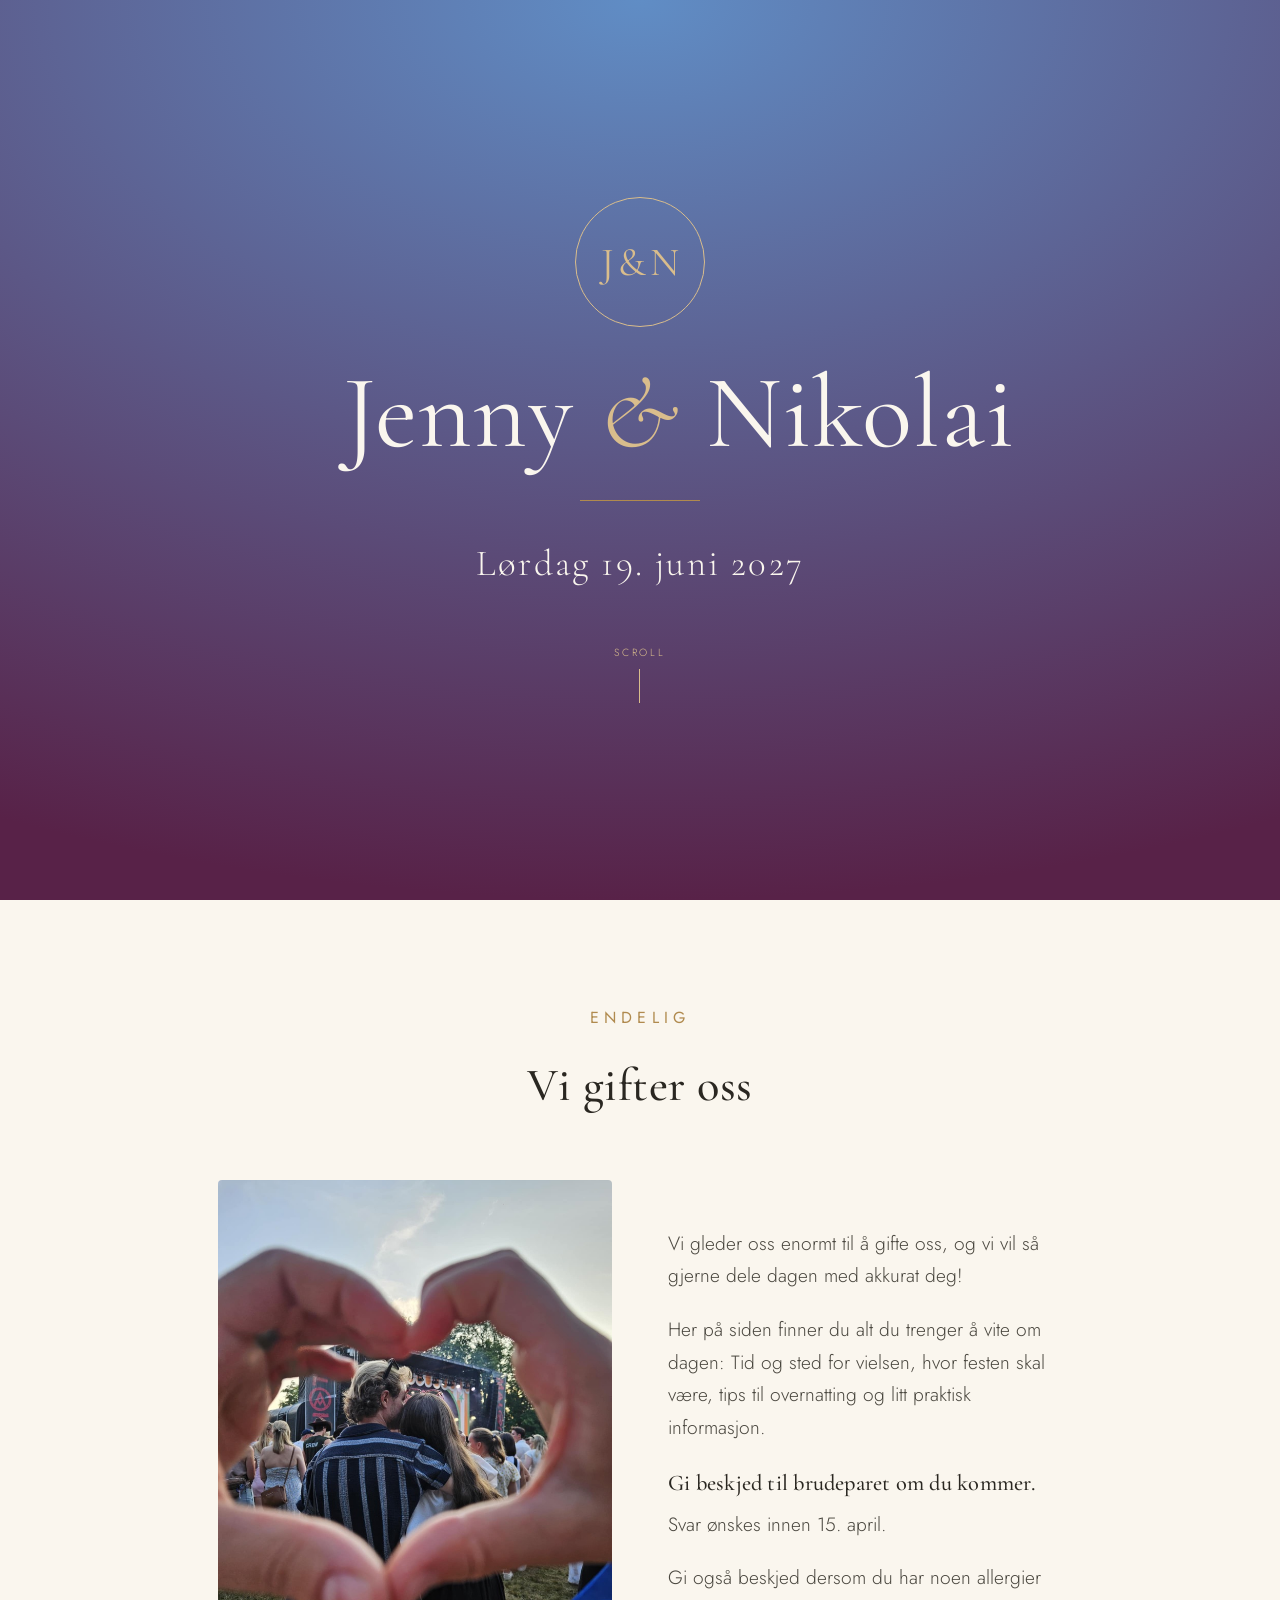
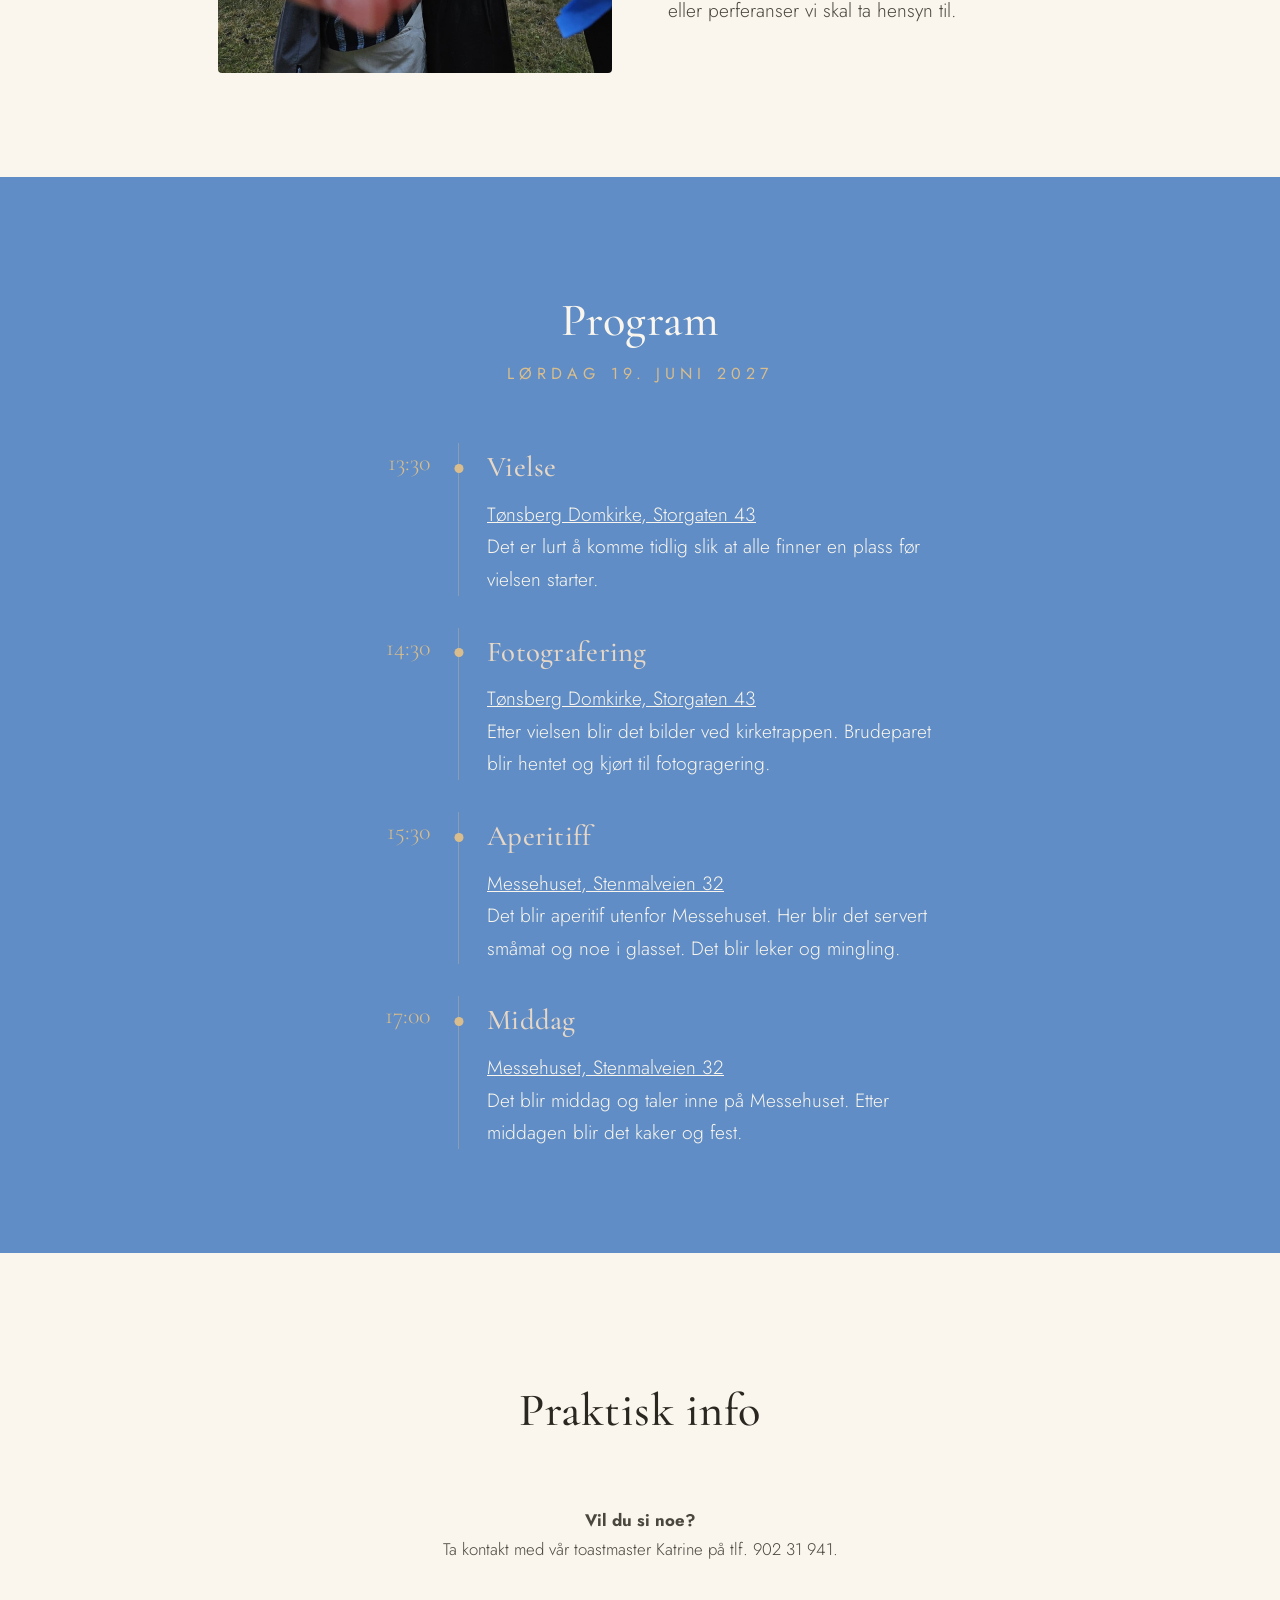
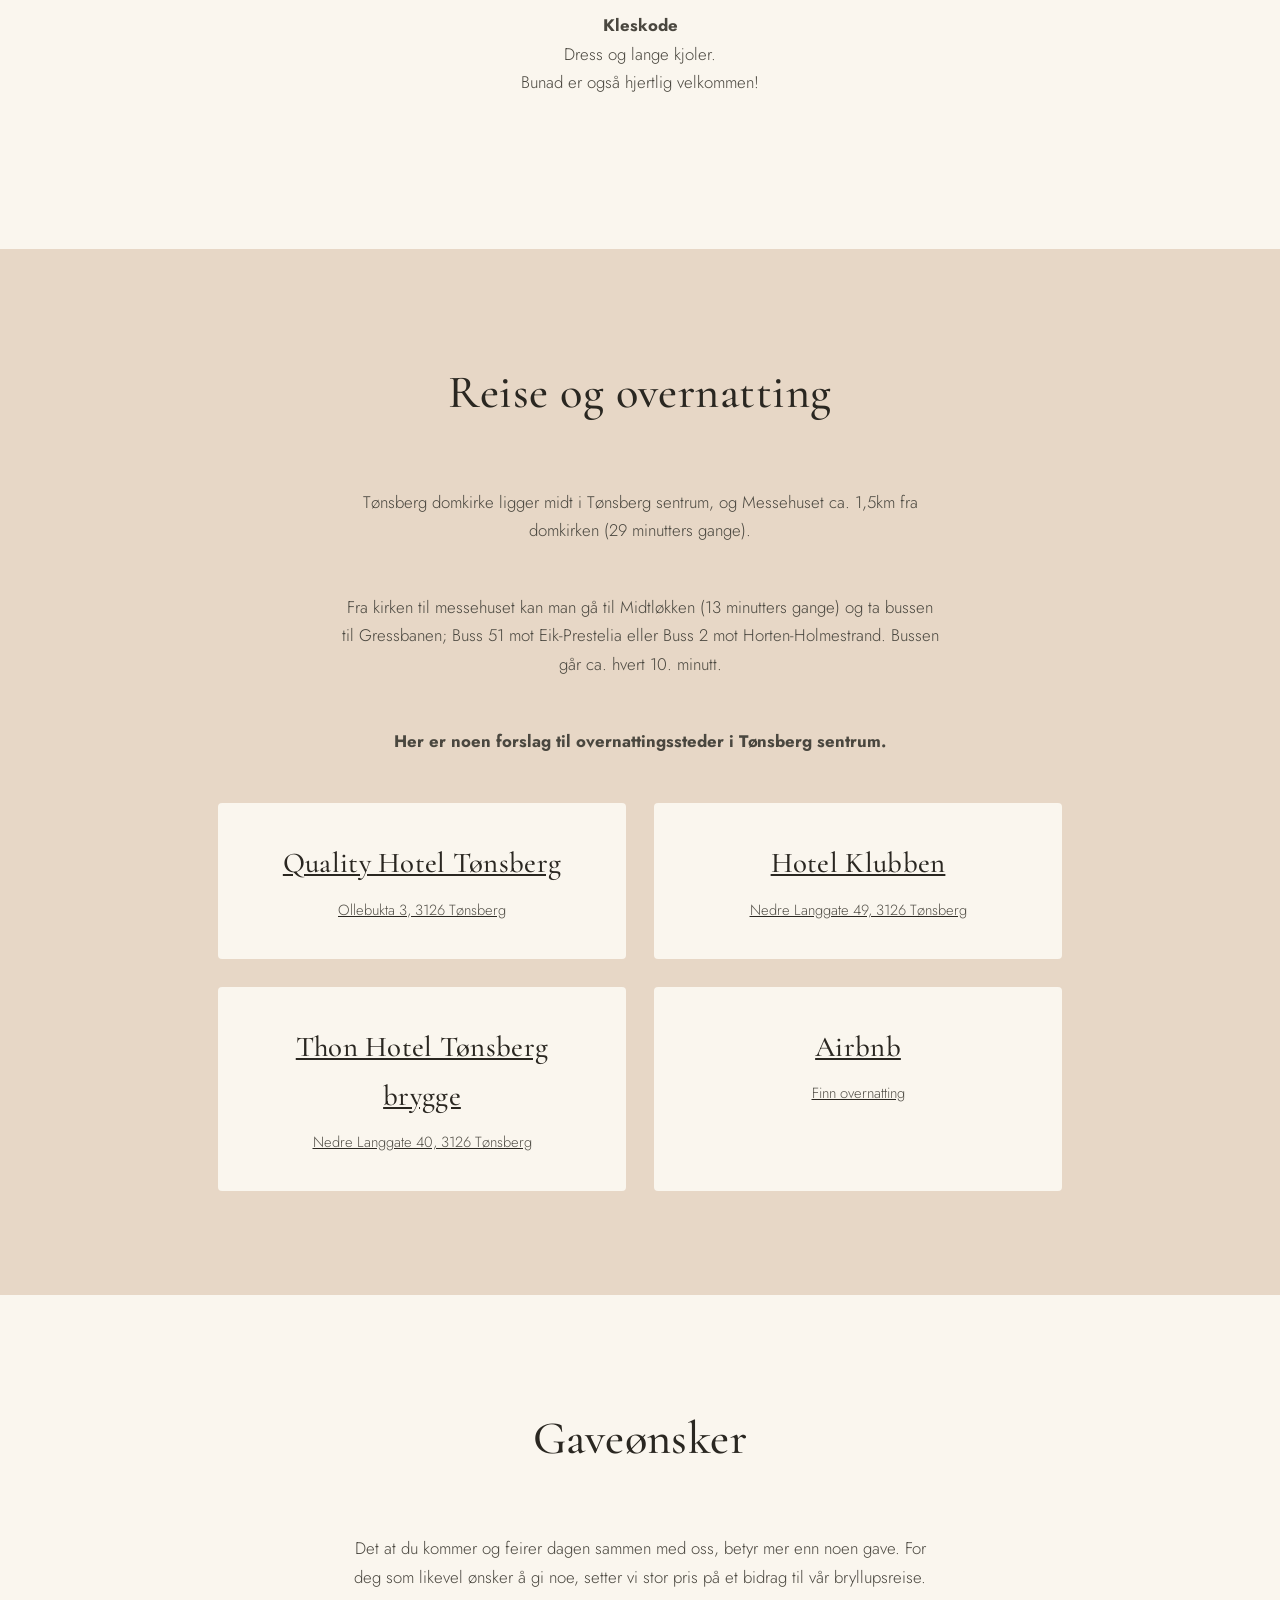
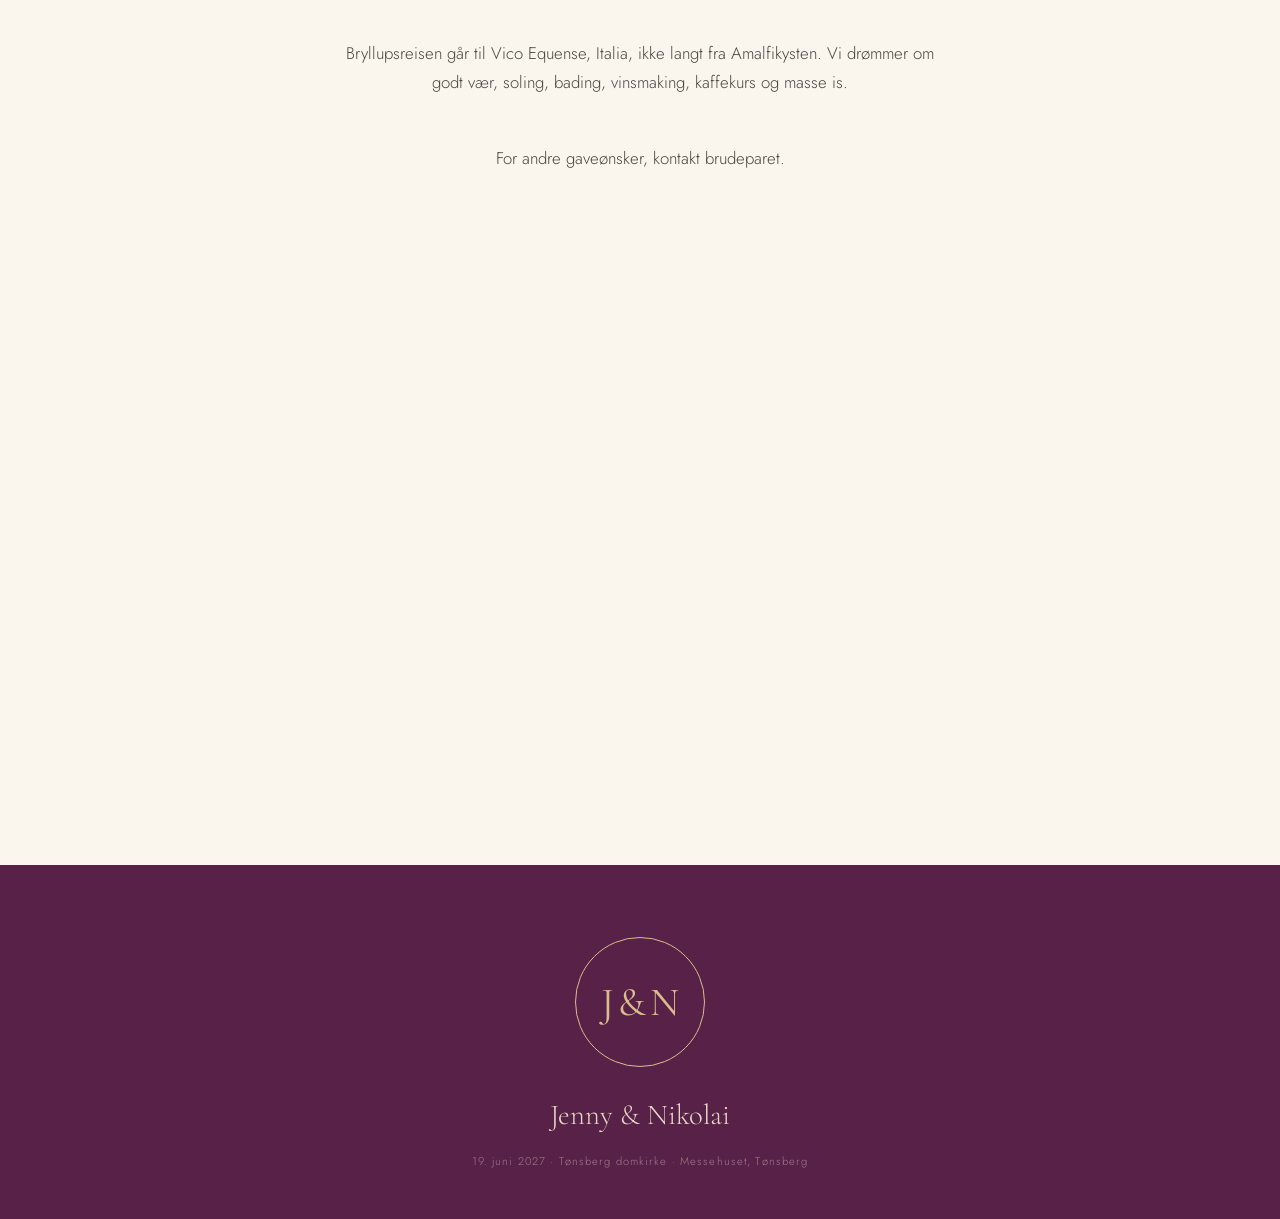
<file: index.html>
<!DOCTYPE html>
<html lang="no">
<head>
<meta charset="UTF-8">
<meta name="viewport" content="width=device-width, initial-scale=1.0">
<title>Jenny &amp; Nikolai — Vi skal gifte oss</title>
<link rel="preconnect" href="https://fonts.googleapis.com">
<link rel="preconnect" href="https://fonts.gstatic.com" crossorigin>
<link href="https://fonts.googleapis.com/css2?family=Cormorant+Garamond:ital,wght@0,300;0,400;0,500;0,600;1,400&family=Jost:wght@300;400;500&display=swap" rel="stylesheet">
<style>
  :root{
    --ivory: #FAF6EE;
    --blush: #E7D7C6;
    --forest: #608dc5;
    --forest-2: #582248;
    --gold: #B08A4E;
    --gold-light: #D9BD8C;
    --ink: #2A2721;
  }

  *{ margin:0; padding:0; box-sizing:border-box; }

  html{ scroll-behavior:smooth; }

  body{
    background: var(--ivory);
    color: var(--ink);
    font-family: 'Jost', sans-serif;
    font-weight: 300;
    line-height: 1.7;
    overflow-x: hidden;
  }

  h1, h2, h3, .display{
    font-family: 'Cormorant Garamond', serif;
    font-weight: 500;
    letter-spacing: 0.01em;
  }

  .eyebrow{
    font-family: 'Jost', sans-serif;
    font-weight: 400;
    font-size: 1.0rem;
    letter-spacing: 0.32em;
    text-transform: uppercase;
  }

  a{ color: inherit; }

  .container{
    max-width: 900px;
    margin: 0 auto;
    padding: 0 1.75rem;
  }

  /* ---------- Motif: monogram ---------- */
  .monogram{
    width: 130px;
    height: 130px;
    border: 1px solid currentColor;
    border-radius: 100%;
    display: flex;
    align-items: center;
    justify-content: center;
    font-family: 'Cormorant Garamond', serif;
    font-size: 2.5rem;
    font-weight: 400;
    letter-spacing: 0.1em;
    line-height: 1;
    /* letter-spacing adds trailing space after the last letter; offset it so the text is optically centered */
    padding-left: 0.1em;
    flex-shrink: 0;
  }

  /* ---------- Hero ---------- */
  .hero{
    min-height: 100svh;
    background: radial-gradient(120% 100% at 50% 0%, var(--forest) 0%, var(--forest-2) 100%);
    color: var(--ivory);
    display: flex;
    flex-direction: column;
    align-items: center;
    justify-content: center;
    text-align: center;
    padding: 6rem 1.5rem;
    position: relative;
  }

  .hero .monogram{ color: var(--gold-light); margin-bottom: 2rem; }

  .hero .eyebrow{
    color: var(--gold-light);
    margin-bottom: 1.5rem;
    opacity: 0;
    animation: riseIn 1s ease forwards 0.1s;
  }

  .hero .names{
    font-size: clamp(2.4rem, 9vw, 6.5rem);
    line-height: 1.05;
    font-weight: 400;
    opacity: 0;
    animation: riseIn 1.1s ease forwards 0.35s;
  }

  /* 3-column grid keeps the & exactly centered, directly under the monogram */
  .hero .names{
    display: grid;
    grid-template-columns: 1fr auto 1fr;
    align-items: baseline;
    width: 100%;
    max-width: 1100px;
  }
  .hero .names .n1{ text-align: right; }
  .hero .names .n2{ text-align: left; }

  .hero .names em{
    font-style: italic;
    font-weight: 300;
    color: var(--gold-light);
    display: inline-block;
    padding: 0 0.25em;
  }

  .hero .rule{
    width: 120px;
    height: 1px;
    background: var(--gold);
    margin: 2rem 0;
    opacity: 0;
    animation: growIn 1s ease forwards 0.75s;
    transform-origin: center;
  }

  .hero .date{
    font-family: 'Cormorant Garamond', serif;
    font-size: clamp(2.3rem, 2.5vw, 1.7rem);
    letter-spacing: 0.06em;
    opacity: 0;
    animation: riseIn 1s ease forwards 0.95s;
    padding-bottom: 3.0rem;
  }

  .hero .venue{
    margin-top: 0.6rem;
    margin-bottom: 5.0rem;
    font-size: 1.3rem;
    letter-spacing: 0.08em;
    color: var(--blush);
    opacity: 0;
    animation: riseIn 1s ease forwards 1.1s;
  }

  .scroll-cue{
    position: center;
    bottom: 0.0rem;
    left: 50%;
    transform: translateX(-50%);
    display: flex;
    flex-direction: column;
    align-items: center;
    gap: 0.5rem;
    color: var(--gold-light);
    opacity: 0;
    animation: riseIn 1s ease forwards 1.4s;
  }
  .scroll-cue span{ font-size: 0.65rem; letter-spacing: 0.28em; text-transform: uppercase; }
  .scroll-cue .line{ width: 1px; height: 34px; background: currentColor; animation: pulse 2.2s ease-in-out infinite; }

  @keyframes riseIn{
    from{ opacity: 0; transform: translateY(18px); }
    to{ opacity: 1; transform: translateY(0); }
  }
  @keyframes growIn{
    from{ opacity: 0; transform: scaleX(0); }
    to{ opacity: 1; transform: scaleX(1); }
  }
  @keyframes pulse{
    0%, 100%{ opacity: 0.35; }
    50%{ opacity: 1; }
  }

  /* ---------- Reveal on scroll ---------- */
  .reveal{
    opacity: 0;
    transform: translateY(28px);
    transition: opacity 0.9s ease, transform 0.9s ease;
  }
  .reveal.is-visible{
    opacity: 1;
    transform: translateY(0);
  }

  /* ---------- Section shell ---------- */
  section{
    padding: 6.5rem 0;
    position: relative;
  }
  .section-ivory{ background: var(--ivory); }
  .section-blush{ background: var(--blush); }
  .section-forest{ background: var(--forest); color: var(--ivory); }

  .section-head{
    text-align: center;
    margin-bottom: 3.5rem;
  }
  .section-head .eyebrow{ color: var(--gold); margin-bottom: 0.9rem; }
  .section-forest .section-head .eyebrow{ color: var(--gold-light); }
  .section-head h2{
    font-size: clamp(2.1rem, 4.5vw, 2.9rem);
    font-weight: 500;
  }

  /* ---------- Our Story ---------- */
  .story{
    display: grid;
    grid-template-columns: 1fr 1fr;
    gap: 3.5rem;
    align-items: center;
  }
  .story-photo{
    aspect-ratio: 4/5;
    border-radius: 4px;
    overflow: hidden;
  }
  .story-photo img{
    width: 100%;
    height: 100%;
    object-fit: cover;
    display: block;
  }
  .story p{
    margin-bottom: 1.3rem;
    font-size: 1.2rem;
    color: #4a473f;
  }
  .story p:last-child{ margin-bottom: 0; }
  .story h3{
    font-size: 1.4rem;
    font-weight: 500;
    margin-bottom: 0.35rem;
  }

  /* ---------- Timeline (Event Details) ---------- */
  .timeline{
    max-width: 640px;
    margin: 0 auto;
  }
  .tl-item{
    display: grid;
    grid-template-columns: 110px 1px 1fr;
    gap: 1.75rem;
    padding-bottom: 2rem;
    position: relative;
  }
  .tl-item:last-child{ padding-bottom: 0; }
  .tl-time{
    font-family: 'Cormorant Garamond', serif;
    font-size: 1.5rem;
    text-align: right;
    padding-top: 0.0rem;
    color: var(--gold-light);
  }
  .tl-line{
    background: rgba(217, 189, 140, 0.35);
    position: relative;
  }
  .tl-line::before{
    content: "";
    position: absolute;
    top: 1.3rem;
    left: 50%;
    transform: translateX(-50%);
    width: 9px; height: 9px;
    border-radius: 50%;
    background: var(--gold-light);
  }
  .tl-content h3{
    font-size: 1.8rem;
    font-weight: 500;
    margin-bottom: 0.35rem;
    color: var(--blush);
  }
  .tl-content p{
    font-size: 1.2rem;
    max-width: 42ch;
  }

  /* ---------- Registry ---------- */
  .registry-copy{
    max-width: 60ch;
    margin: 0 auto 3rem;
    text-align: center;
    color: #4a473f;
    font-size: 1.05rem;
  }
  .registry-grid{
    display: grid;
    grid-template-columns: repeat(3, 1fr);
    gap: 1.5rem;
  }
  .registry-card{
    background: var(--ivory);
    border: 1px solid rgba(176, 138, 78, 0.35);
    padding: 2.5rem 1.5rem;
    text-align: center;
    border-radius: 4px;
    transition: border-color 0.3s ease, transform 0.3s ease;
  }
  .registry-card:hover{
    border-color: var(--gold);
    transform: translateY(-4px);
  }
  .registry-card h3{
    font-size: 1.8rem;
    margin-bottom: 0.5rem;
  }
  .registry-card p{
    font-size: 1.2rem;
    color: #6b6759;
    margin-bottom: 1.25rem;
  }
  .registry-card a{
    display: inline-block;
    font-size: 1.0rem;
    letter-spacing: 0.2em;
    text-transform: uppercase;
    text-decoration: none;
    border-bottom: 1px solid var(--gold);
    padding-bottom: 4px;
  }

  /* ---------- Travel ---------- */
  .travel-grid{
    display: grid;
    grid-template-columns: 1fr 1fr;
    gap: 1.75rem;
  }
  .travel-card{
    padding: 2.25rem;
    background: var(--ivory);
    border-radius: 4px;
  }
  .travel-card .eyebrow{ color: var(--gold); margin-bottom: 0.6rem; }
  .travel-card h3{
    font-size: 1.8rem;
    margin-bottom: 0.6rem;
    text-align: center;
  }
  .travel-card p{ color: #55524a; font-size: 0.92rem; text-align: center;}
  .travel-card .meta{
    margin-top: 1rem;
    font-size: 1.2rem;
    letter-spacing: 0.05em;
    color: var(--gold);
  }

    .gift-photo{
    max-width: 640px;
    margin: 0 auto 3rem;
    aspect-ratio: 16/9;
    border-radius: 4px;
    overflow: hidden;
  }
  .gift-photo img{
    width: 100%;
    height: 100%;
    object-fit: cover;
    display: block;
  }

  .spleis-container {
  display: flex;
  justify-content: center;
  width: 100%;
  margin: 30px auto;
  }

  .spleis-container iframe {
    max-width: 100%;
    border: none;
  }

  /* ---------- Footer ---------- */
  footer{
    background: var(--forest-2);
    color: var(--blush);
    text-align: center;
    padding: 4.5rem 1.5rem 3rem;
  }
  footer .monogram{ color: var(--gold-light); margin: 0 auto 1.5rem; }
  footer .names{
    font-family: 'Cormorant Garamond', serif;
    font-size: 1.8rem;
    margin-bottom: 0.75rem;
  }
  footer .thanks{
    font-size: 0.85rem;
    max-width: 46ch;
    margin: 0 auto 1.75rem;
    opacity: 0.8;
  }
  footer .fine{
    font-size: 0.7rem;
    letter-spacing: 0.1em;
    opacity: 0.5;
  }

  @media (max-width: 720px){
    .story{ grid-template-columns: 1fr; }
    .story-photo{ order: -1; aspect-ratio: 16/10; }
    .registry-grid{ grid-template-columns: 1fr; }
    .travel-grid{ grid-template-columns: 1fr; }
    .tl-item{ grid-template-columns: 78px 1px 1fr; gap: 1.1rem; }
    section{ padding: 4.5rem 0; }
  }

  @media (prefers-reduced-motion: reduce){
    *, .hero .eyebrow, .hero .names, .hero .rule, .hero .date, .hero .venue, .scroll-cue, .reveal{
      animation: none !important;
      transition: none !important;
      opacity: 1 !important;
      transform: none !important;
    }
  }
</style>
</head>
<body>

<!-- HERO -->
<section class="hero">
  <div class="monogram">J&amp;N</div>
  <!-- <p class="eyebrow">Sammen med våre familier</p> -->
  <h1 class="names"><span class="n1">Jenny</span><em>&amp;</em><span class="n2">Nikolai</span></h1>
  <div class="rule"></div>
  <p class="date">Lørdag 19. juni 2027</p>
  <!-- <p class="venue">Tønsberg Domkirke</p> -->

  <div class="scroll-cue">
    <span>Scroll</span>
    <div class="line"></div>
  </div>
</section>

<!-- OUR STORY -->
<section class="section-ivory" id="story">
  <div class="container">
    <div class="section-head reveal">
      <p class="eyebrow">Endelig</p>
      <h2>Vi gifter oss</h2>
    </div>
    <div class="story">
      <div class="story-photo reveal">
        <img src="jenny-nikolai.jpeg" alt="Jenny og Nikolai på en konsert, med hendene formet som et hjerte foran linsen">
      </div>
      <div class="reveal">
        <p>Vi gleder oss enormt til å gifte oss, og vi vil så gjerne dele dagen med akkurat deg!</p>
        <p>Her på siden finner du alt du trenger å vite om dagen: Tid og sted for vielsen, hvor festen skal være, tips til overnatting og litt praktisk informasjon.</p>
        <h3>Gi beskjed til brudeparet om du kommer.</h3>
        <p>Svar ønskes innen 15. april. 
        <p>Gi også beskjed dersom du har noen allergier eller perferanser vi skal ta hensyn til.</p>
      </div>
    </div>
  </div>
</section>

<!-- Tid og Sted -->
<section class="section-forest" id="detaljer">
  <div class="container">
    <div class="section-head reveal">
      <h2>Program</h2>
      <p class="eyebrow">Lørdag 19. juni 2027</p>
    </div>

    <div class="timeline">
      <div class="tl-item reveal">
        <div class="tl-time">13:30</div>
        <div class="tl-line"></div>
        <div class="tl-content">
          <h3>Vielse</h3> 
          <p>
            <a href="https://www.google.com/maps/place/T%C3%B8nsberg+Domkirke/@59.2691986,10.4019964,941m/data=!3m2!1e3!4b1!4m6!3m5!1s0x4646b7142460b187:0x9e15fec915abed08!8m2!3d59.2691986!4d10.404566!16s%2Fm%2F0hr442p?entry=ttu&g_ep=EgoyMDI2MTEwMy4wIKXMDSoASAFQAw%3D%3D">
              Tønsberg Domkirke, Storgaten 43
            </a>
          </p>
          <p>Det er lurt å komme tidlig slik at alle finner en plass før vielsen starter.</p>
        </div>
      </div>
      <div class="tl-item reveal">
        <div class="tl-time">14:30</div>
        <div class="tl-line"></div>
        <div class="tl-content">
          <h3>Fotografering</h3>
          <p><a href="https://www.google.com/maps/place/T%C3%B8nsberg+Domkirke/@59.2691986,10.4019964,941m/data=!3m2!1e3!4b1!4m6!3m5!1s0x4646b7142460b187:0x9e15fec915abed08!8m2!3d59.2691986!4d10.404566!16s%2Fm%2F0hr442p?entry=ttu&g_ep=EgoyMDI2MTEwMy4wIKXMDSoASAFQAw%3D%3D">
              Tønsberg Domkirke, Storgaten 43
          </a></p>
          <p>Etter vielsen blir det bilder ved kirketrappen. Brudeparet blir hentet og kjørt til fotogragering.</p>
        </div>
      </div>
      <div class="tl-item reveal">
        <div class="tl-time">15:30</div>
        <div class="tl-line"></div>
        <div class="tl-content">
          <h3>Aperitiff</h3>
          <p><a href="https://www.google.com/maps/place/Messehuset/@59.2811282,10.4089777,470m/data=!3m2!1e3!4b1!4m6!3m5!1s0x4646b717dd7d1f4d:0xa6e45c7e68d932a6!8m2!3d59.2811282!4d10.4115473!16s%2Fg%2F1v4k533y?entry=ttu&g_ep=EgoyMDI2MTEwMy4wIKXMDSoASAFQAw%3D%3D">
          Messehuset, Stenmalveien 32
          </a></p>
          <p>Det blir aperitif utenfor Messehuset. Her blir det servert småmat og noe i glasset. Det blir leker og mingling.</p>
        </div>
      </div>
      <div class="tl-item reveal">
        <div class="tl-time">17:00</div>
        <div class="tl-line"></div>
        <div class="tl-content">
          <h3>Middag</h3>
          <p>
            <a href="https://www.google.com/maps/place/Messehuset/@59.2811282,10.4089777,470m/data=!3m2!1e3!4b1!4m6!3m5!1s0x4646b717dd7d1f4d:0xa6e45c7e68d932a6!8m2!3d59.2811282!4d10.4115473!16s%2Fg%2F1v4k533y?entry=ttu&g_ep=EgoyMDI2MTEwMy4wIKXMDSoASAFQAw%3D%3D">
              Messehuset, Stenmalveien 32
            </a>
          </p>
          <p>Det blir middag og taler inne på Messehuset. Etter middagen blir det kaker og fest.</p>
        </div>
      </div>
    </div>
  </div>
</section>

<!-- PRAKTISK -->
<section class="section-ivory" id="PRAKTISK">
  <div class="container">
    <div class="section-head reveal">
      <p class="eyebrow"></p>
      <h2>Praktisk info</h2>
    </div>
    <div class="reveal">
      <p class="registry-copy">
        <strong>Vil du si noe?</strong><br>
        Ta kontakt med vår toastmaster Katrine på tlf. 902 31 941.
      </p>
      <p class="registry-copy">
        <strong>Kleskode</strong><br>
        Dress og lange kjoler. 
        <br>
        Bunad er også hjertlig velkommen!
      </p>
    </div>
  </div>
</section>

<!-- REISE OG OVERNATTING -->
<section class="section-blush" id="reise">
  <div class="container">
    <div class="section-head reveal">
      <!-- <p class="eyebrow">Komme seg hit</p> -->
      <h2>Reise og overnatting</h2>
    </div>
    <p class="registry-copy reveal">Tønsberg domkirke ligger midt i Tønsberg sentrum, og Messehuset ca. 1,5km fra domkirken (29 minutters gange). 
    <p class="registry-copy reveal">Fra kirken til messehuset kan man gå til Midtløkken (13 minutters gange) og ta bussen til Gressbanen; Buss 51 mot Eik-Prestelia eller Buss 2 mot Horten-Holmestrand. 
    Bussen går ca. hvert 10. minutt.</p>
    <p class="registry-copy reveal">
      <strong>Her er noen forslag til overnattingssteder i Tønsberg sentrum.</strong><br>
    </p>

  <div class="travel-grid reveal">
    <a href="https://app.mews.com/distributor/8dada58b-463c-4d2b-96d5-b122006cea6a?mewsAvailabilityBlockId=845cdb18-978f-4a46-b8e0-b4d300aa9b17&mewsStart=2027-06-18&mewsEnd=2027-06-20"
      class="travel-card">
      <h3>Quality Hotel Tønsberg</h3>
      <p>Ollebukta 3, 3126 Tønsberg</p>
    </a>

    <a href="https://www.hotelklubben.no/"
      class="travel-card">
      <h3>Hotel Klubben</h3>
      <p>Nedre Langgate 49, 3126 Tønsberg</p>
    </a>

    <a href="https://www.thonhotels.no/hoteller/norge/tonsberg/thon-hotel-tonsberg-brygge/"
      class="travel-card">
      <h3>Thon Hotel Tønsberg brygge</h3>
      <p>Nedre Langgate 40, 3126 Tønsberg</p>
    </a>

    <a href="https://www.airbnb.com/"
      class="travel-card"
      target="_blank"
      rel="noopener noreferrer">
      <h3>Airbnb</h3>
      <p>Finn overnatting</p>
    </a>

  </div>
</section>

<!-- GAVEØNSKER -->
<section class="section-ivory" id="gaver">
  <div class="container">
    <div class="section-head reveal">
      <h2>Gaveønsker</h2>
    </div>

    <p class="registry-copy reveal">
      Det at du kommer og feirer dagen sammen med oss, betyr mer enn noen gave.
      For deg som likevel ønsker å gi noe, setter vi stor pris på et bidrag til vår bryllupsreise.
    </p>

    <p class="registry-copy reveal">
      Bryllupsreisen går til Vico Equense, Italia, ikke langt fra Amalfikysten.
      Vi drømmer om godt vær, soling, bading, vinsmaking, kaffekurs og masse is.
    </p>

    <p class="registry-copy reveal">
      For andre gaveønsker, kontakt brudeparet.
    </p>

    <div class="spleis-container">
      <iframe
        src="https://www.spleis.no/project/526616/embed"
        width="350"
        height="510"
        frameborder="0"
        title="Bidrag til bryllupsreisen">
      </iframe>
    </div>

  </div>
</section>

<!-- FOOTER -->
<footer>
  <div class="monogram">J&amp;N</div>
  <p class="names">Jenny &amp; Nikolai</p>
  <!-- <p class="thanks">Vi gleder oss til å feire denne dagen med dere som betyr mest for oss. Tusen takk for at dere er en del av historien vår.</p> -->
  <p class="fine">19. juni 2027 · Tønsberg domkirke · Messehuset, Tønsberg</p>
</footer>

<script>
  const revealEls = document.querySelectorAll('.reveal');
  const io = new IntersectionObserver((entries) => {
    entries.forEach(entry => {
      if (entry.isIntersecting) {
        entry.target.classList.add('is-visible');
        io.unobserve(entry.target);
      }
    });
  }, { threshold: 0.15 });
  revealEls.forEach(el => io.observe(el));
</script>

</body>
</html>
</file>
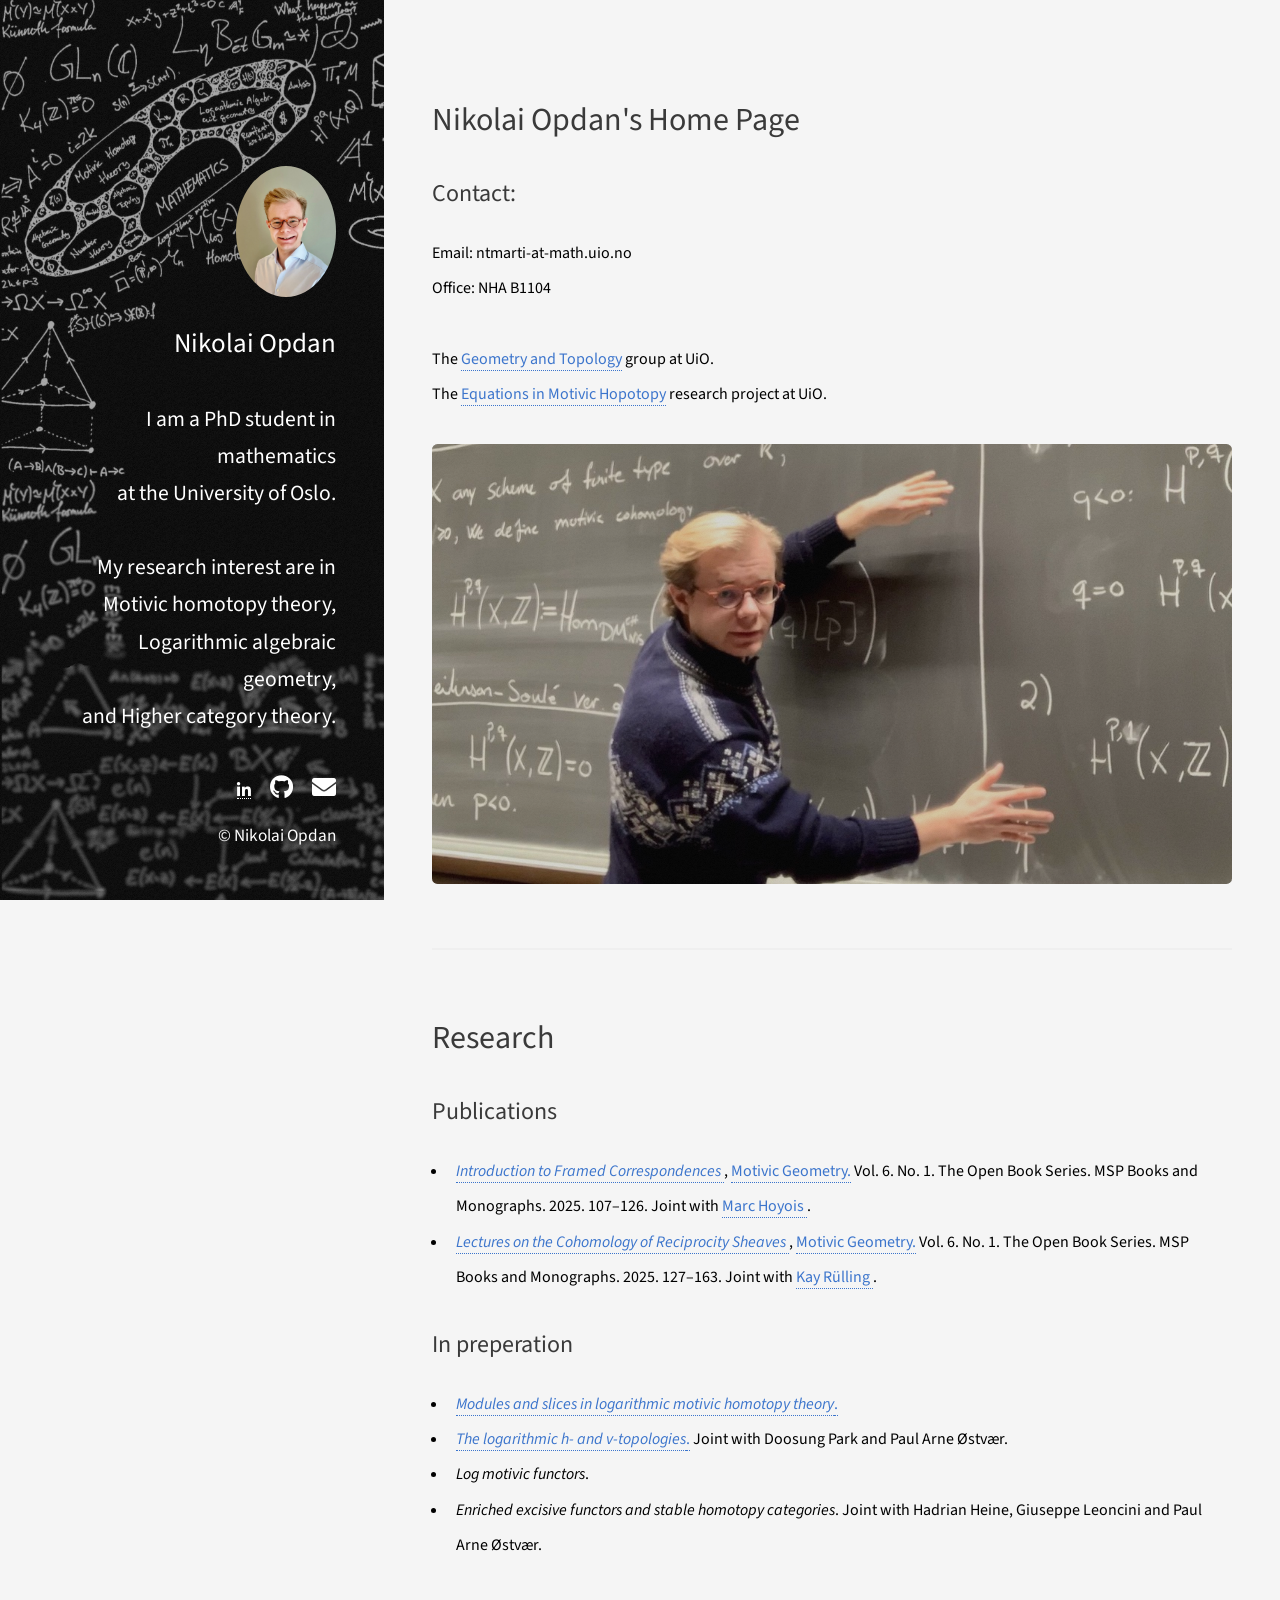
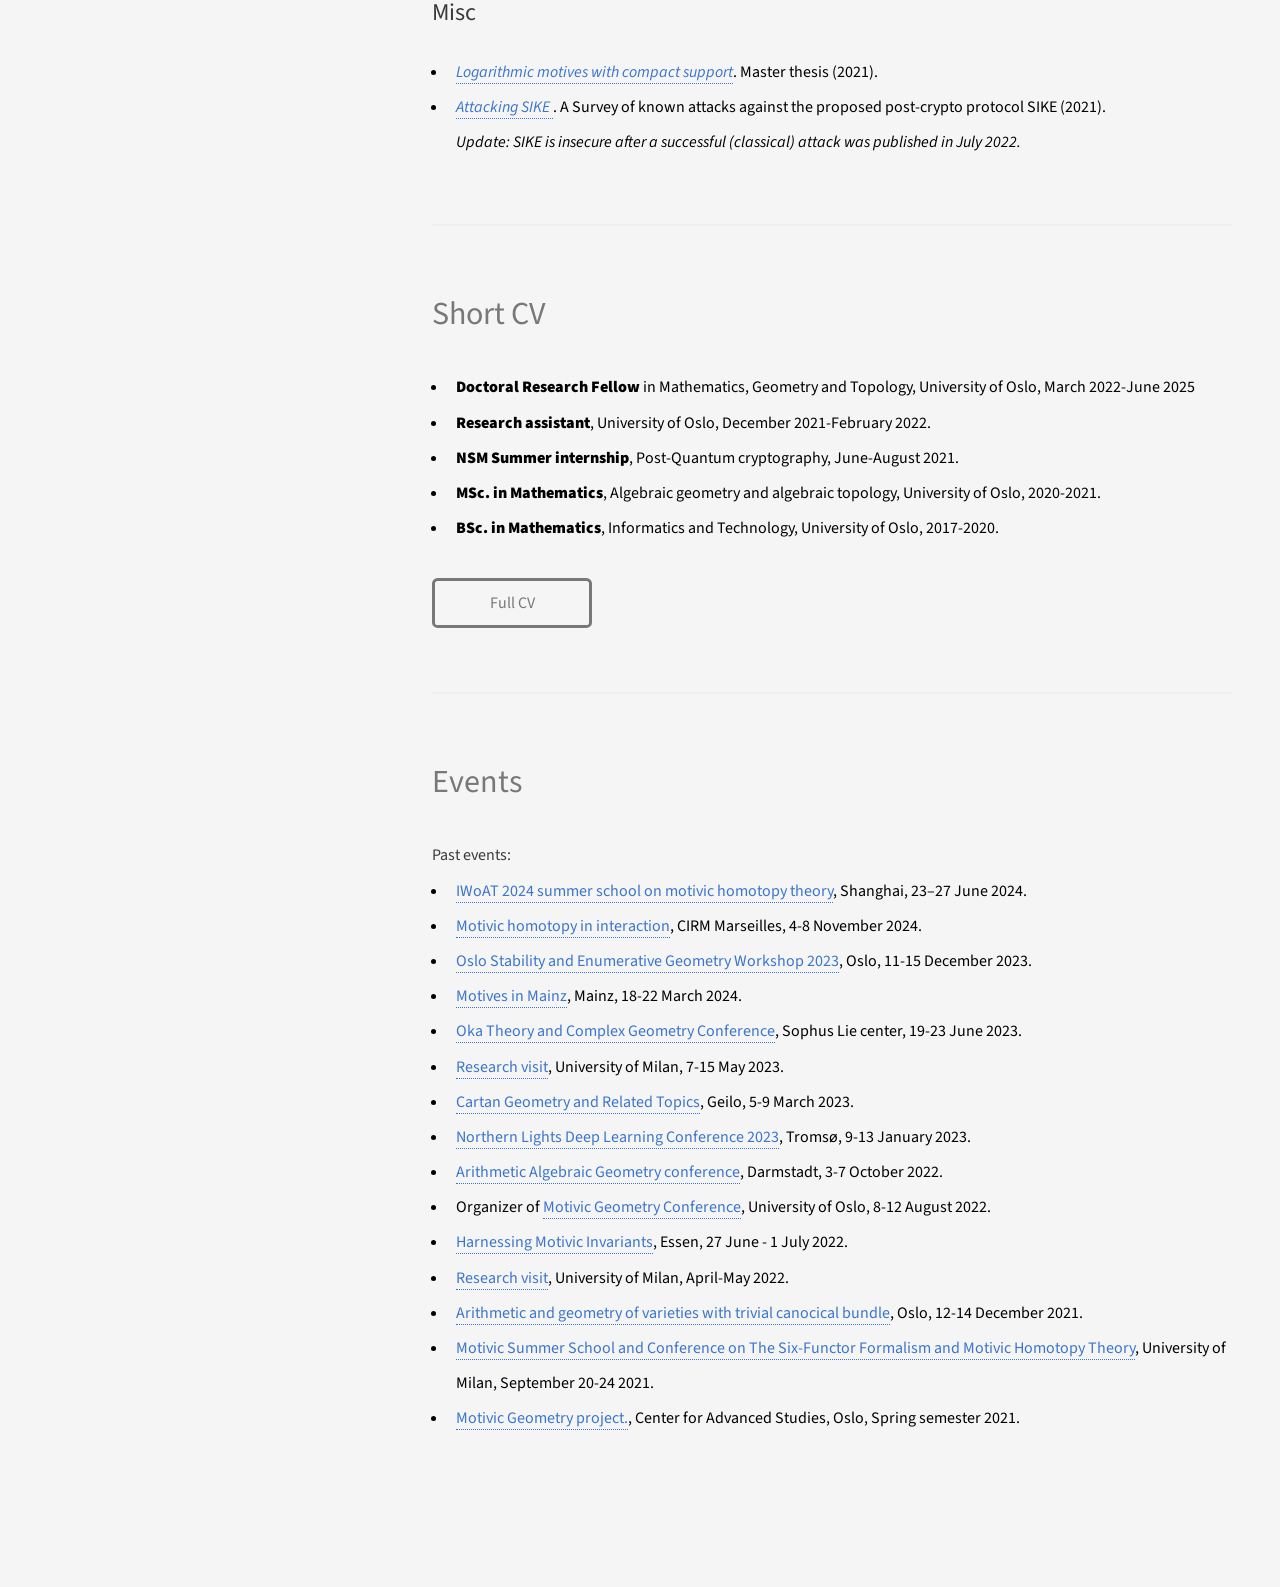
<file: archived/index.html>
<!DOCTYPE HTML>
<html>
	<head>
		<title>Nikolai Opdan</title>
		<link rel="shortcut icon" type="image/png" href="images/favicon.png"/>
		<meta charset="utf-8" />
		<meta name="viewport" content="width=device-width, initial-scale=1, user-scalable=no" />
		<meta name="description" content="Nikolai Opdan is a norwegian mathematician and Doctoral research fellow at the University of Oslo. This is my personal webpage.">
		<link rel="stylesheet" href="assets/css/main.css" />
		<meta http-equiv="Content-Language" content="en">
	</head>
	<body class="is-preload">

		<!-- Header -->
			<header id="header">
				<div class="inner">
					<br /><br /> 
					<a class="image avatar"><img src="images/avatar2.jpeg" alt="" /></a>
					<h1><strong>Nikolai Opdan</strong></h1><strong>
					<br />I am a PhD student in mathematics 
					<br />at the University of Oslo. 
					<br />
					<br />My research interest are in 
					<br />Motivic homotopy theory,  
					<br />Logarithmic algebraic geometry, 
					<br />and Higher category theory.</strong>
				</div>
			</header>

		<!-- Main -->
			<div id="main">

			<!-- One -->
				<section id="one">
					<header class="major">
						<h2><strong>Nikolai Opdan's Home Page</strong> </h2>
					</header>
					<p><h3><strong>Contact:</strong></h3>
						Email: ntmarti-at-math.uio.no <br /> 
						Office: NHA B1104 <br /> <br /> 
						The <a href="https://www.mn.uio.no/math/english/research/groups/geometry-topology/">Geometry and Topology</a> group at UiO. <br /> 
						The <a href="https://www.mn.uio.no/math/english/research/projects/emoho/index.html">Equations in Motivic Hopotopy</a> research project at UiO.
					</p>
					<a class="image fit"><img src="images/lecture.jpeg" alt="" /></a>
				</section>

			<!-- Two -->
				<section id="two">
					<h2><strong>Research</strong></h2>
					<h3><strong>Publications</strong></h3>
					<ul class="a">
						<li><a href="https://msp.org/obs/2025/6-1/p03.xhtml"> <i> Introduction to Framed Correspondences</i> </a>, <a href="https://msp.org/obs/2025/6-1/"> Motivic Geometry.</a> Vol. 6. No. 1. The Open Book Series. MSP Books and Monographs. 2025. 107–126. Joint with <a href="https://hoyois.app.uni-regensburg.de/"> Marc Hoyois </a>. <br />
						<li><a href="https://msp.org/obs/2025/6-1/p04.xhtml"> <i> Lectures on the Cohomology of Reciprocity Sheaves </i> </a>, <a href="https://msp.org/obs/2025/6-1/"> Motivic Geometry.</a> Vol. 6. No. 1. The Open Book Series. MSP Books and Monographs. 2025. 127–163. Joint with <a href="https://www2.math.uni-wuppertal.de/~ruelling/"> Kay Rülling </a>. <br />
					</ul>
					<h3><strong>In preperation</strong></h3>
					<ul class="a">
						<li><i><a href="https://www.mn.uio.no/math/personer/vit/ntmarti/modulesandslices.pdf"> Modules and slices in logarithmic motivic homotopy theory</i>.</a> </li>
						<li><i><a href="https://www.mn.uio.no/math/personer/vit/ntmarti/loghlogv.pdf">The logarithmic h- and v-topologies</i>.</a> Joint with Doosung Park and Paul Arne Østvær. </li>
						<li><i>Log motivic functors</i>. </li>
						<li><i>Enriched excisive functors and stable homotopy categories</i>. Joint with Hadrian Heine, Giuseppe Leoncini and Paul Arne Østvær. </li>
					</ul>
					
					<h3><strong>Misc</strong></h3>
					<ul class="a">
						<li><a href="https://www.duo.uio.no/bitstream/handle/10852/91227/Opdan_Thesis.pdf?sequence=1&isAllowed=y">
						<i>Logarithmic motives with compact support</i></a>.
						Master thesis (2021).
						</li>
						<li><a href="https://www.mn.uio.no/math/personer/vit/ntmarti/isogenybasedcryptography.pdf">
						<i>Attacking SIKE </i></a>.
						A Survey of known attacks against the proposed post-crypto protocol SIKE (2021). 
						<br />
						<i> Update: SIKE is insecure after a successful (classical) attack was published in July 2022. </i>
						</li>
					<!-- <h3><strong>Preprints</strong></h3> -->
				</section>

				<!-- Three -->
				<section id="three">
					<h2>Short CV</h2>
					<ul class="a">
						<li><b>Doctoral Research Fellow</b> in Mathematics, Geometry and Topology, University of Oslo, March 2022-June 2025</li>
						<li><b>Research assistant</b>, University of Oslo, December 2021-February 2022.</li>
						<li><b>NSM Summer internship</b>, Post-Quantum cryptography, June-August 2021. </li>
						<li><b>MSc. in Mathematics</b>, Algebraic geometry and algebraic topology, University of Oslo, 2020-2021.</li>
						<li><b>BSc. in Mathematics</b>, Informatics and Technology, University of Oslo, 2017-2020.</li>
					</ul>
					<ul class="actions">
						<li><a href="https://www.mn.uio.no/math/personer/vit/ntmarti/opdancv.pdf" class="button">Full CV</a></li>
					</ul>
				</section>

				<!-- Four -->
				<section id="four">
					<h2>Events</h2>
					<!-- <strong>Upcomming:</strong> -->
					<strong>Past events:</strong>
					<ul class="a">
						<li><a href="https://iwoat.github.io/#Upcoming"> IWoAT 2024 summer school on motivic homotopy theory</a>, Shanghai, 23–27 June 2024.</li>
						<li><a href="https://conferences.cirm-math.fr/2024-calendar.html"> Motivic homotopy in interaction</a>, CIRM Marseilles, 4-8 November 2024.</li>
						<li><a href="https://www.mn.uio.no/math/english/research/groups/algebra/events/conferences/stew/index.html"> Oslo Stability and Enumerative Geometry Workshop 2023</a>, Oslo, 11-15 December 2023.</li>
						<li><a href="https://sites.google.com/view/wsumht24 https://sites.google.com/view/motivesinmainz/"> Motives in Mainz</a>, Mainz, 18-22 March 2024.</li>
						<li><a href="https://www.mn.uio.no/math/english/research/projects/granddrm/events/conferences/oka-theory-and-complex-geometry-2023/index.html"> Oka Theory and Complex Geometry Conference</a>, Sophus Lie center, 19-23 June 2023.</li>
						<li><a href="https://www.unimi.it/it"> Research visit</a>, University of Milan, 7-15 May 2023.</li>
						<li><a href="https://sites.google.com/view/cartan-geometry-geilo2023/home"> Cartan Geometry and Related Topics</a>, Geilo, 5-9 March 2023.</li>
						<li><a href="https://www.nldl.org/home"> Northern Lights Deep Learning Conference 2023</a>, Tromsø, 9-13 January 2023.</li>
						<li><a href="https://darmstadt-2022.algebraic-geometry.de"> Arithmetic Algebraic Geometry conference</a>, Darmstadt, 3-7 October 2022.</li>
						<li>Organizer of 
							<a href="https://sites.google.com/view/motivicgeometry-conference/home"> Motivic Geometry Conference</a>, University of Oslo, 8-12  August 2022.</li>
						<li><a href="https://motivic-invariants-2022.esaga.net"> Harnessing Motivic Invariants</a>, Essen, 27 June - 1 July 2022.</li>
						<li><a href="https://www.unimi.it/it"> Research visit</a>, University of Milan, April-May 2022.
						</li>
						<li><a href="https://sites.google.com/view/trivialcanonicalbundle"> Arithmetic and geometry of varieties with trivial canocical bundle</a>, Oslo, 12-14 December 2021.</li>
						<li><a href="https://sites.google.com/view/summer-school-motivic/home"> Motivic Summer School and Conference on The Six-Functor Formalism and Motivic Homotopy Theory</a>, University of Milan, September 20-24 2021.</li>
						<li><a href="https://cas.oslo.no/research-groups/motivic-geometry-article3332-827.html"> Motivic Geometry project.</a>, Center for Advanced Studies, Oslo, Spring semester 2021.</li>	
					</ul>
					<br /><br /> 
				</section>
		</div>


		<!-- Footer -->
			<footer id="footer">
				<div class="inner">
					<ul class="icons">
						<li><a href="https://www.linkedin.com/in/nikolaiopdan" class="fab fa-linkedin-in"><span class="label"></span></a></li>
						<li><a href="https://github.com/ntmarti" class="icon brands fa-github"><span class="label">Github</span></a ></li>
						<li><a href="mailto: ntmarti@math.uio.no" class="icon solid fa-envelope"><span class="label">Email</span></a></li>
					</ul>
					<ul class="copyright">
						<li><strong>&copy; Nikolai Opdan</strong></li>
					</ul>
				</div>
			</footer>

		<!-- Scripts -->
			<script src="assets/js/jquery.min.js"></script>
			<script src="assets/js/jquery.poptrox.min.js"></script>
			<script src="assets/js/browser.min.js"></script>
			<script src="assets/js/breakpoints.min.js"></script>
			<script src="assets/js/util.js"></script>
			<script src="assets/js/main.js"></script>

	</body>
</html>
</file>
<file: archived/assets/css/main.css>
@import url("fontawesome-all.min.css");
@import url("https://fonts.googleapis.com/css?family=Source+Sans+Pro:400,400italic");

/*
	Strata by HTML5 UP
	html5up.net | @ajlkn
	Free for personal and commercial use under the CCA 3.0 license (html5up.net/license)
*/

html, body, div, span, applet, object,
iframe, h1, h2, h3, h4, h5, h6, p, blockquote,
pre, a, abbr, acronym, address, big, cite,
code, del, dfn, em, img, ins, kbd, q, s, samp,
small, strike, strong, sub, sup, tt, var, b,
u, i, center, dl, dt, dd, ol, ul, li, fieldset,
form, label, legend, table, caption, tbody,
tfoot, thead, tr, th, td, article, aside,
canvas, details, embed, figure, figcaption,
footer, header, hgroup, menu, nav, output, ruby,
section, summary, time, mark, audio, video {
	margin: 0;
	padding: 0;
	border: 0;
	font-size: 100%;
	font: inherit;
	vertical-align: baseline;}

article, aside, details, figcaption, figure,
footer, header, hgroup, menu, nav, section {
	display: block;}

body {
	line-height: 1;
}

ol, ul {
	list-style: none;
}

blockquote, q {
	quotes: none;
}

	blockquote:before, blockquote:after, q:before, q:after {
		content: '';
		content: none;
	}

table {
	border-collapse: collapse;
	border-spacing: 0;
}

body {
	-webkit-text-size-adjust: none;
}

mark {
	background-color: transparent;
	color: inherit;
}

input::-moz-focus-inner {
	border: 0;
	padding: 0;
}

input, select, textarea {
	-moz-appearance: none;
	-webkit-appearance: none;
	-ms-appearance: none;
	appearance: none;
}

/* Basic */

	html {
		box-sizing: border-box;
	}

	*, *:before, *:after {
		box-sizing: inherit;
	}

	body {
		background: #f5f5f5;
	}

		body.is-preload *, body.is-preload *:before, body.is-preload *:after {
			-moz-animation: none !important;
			-webkit-animation: none !important;
			-ms-animation: none !important;
			animation: none !important;
			-moz-transition: none !important;
			-webkit-transition: none !important;
			-ms-transition: none !important;
			transition: none !important;
		}

	body, input, select, textarea {
		color: #000000;
		font-family: "Source Sans Pro", Helvetica, sans-serif;
		font-size: 16pt;
		font-weight: 400;
		line-height: 2.2em;
	}

	a {
		-moz-transition: color 0.2s ease-in-out, border-color 0.2s ease-in-out;
		-webkit-transition: color 0.2s ease-in-out, border-color 0.2s ease-in-out;
		-ms-transition: color 0.2s ease-in-out, border-color 0.2s ease-in-out;
		transition: color 0.2s ease-in-out, border-color 0.2s ease-in-out;
		border-bottom: dotted 1px;
		color: #3c75cc;
		text-decoration: none;
	}

		a:hover {
			border-bottom-color: transparent;
			color: #49bf9d !important;
			text-decoration: none;
		}

	b {
		color: #000000;
		font-weight: 1000;
	}

	strong {
		color: #3A3A3A;
		font-weight: 400;
	}

	em, i {
		font-style: italic;
	}

	p {
		margin: 0 0 2em 0;
	}

	h1, h2, h3, h4, h5, h6 {
		color: #787878;
		font-weight: 400;
		line-height: 1em;
		margin: 0 0 1em 0;
	}

		h1 a, h2 a, h3 a, h4 a, h5 a, h6 a {
			color: inherit;
			text-decoration: none;
		}

	h1 {
		font-size: 2em;
		line-height: 1.5em;
	}

	h2 {
		font-size: 2em;
		line-height: 1.5em;
	}

	h3 {
		font-size: 1.5em;
		line-height: 1.5em;
	}

	h4 {
		font-size: 1.1em;
		line-height: 1.5em;
	}

	h5 {
		font-size: 0.9em;
		line-height: 1.5em;
	}

	h6 {
		font-size: 0.7em;
		line-height: 1.5em;
	}

	sub {
		font-size: 0.8em;
		position: relative;
		top: 0.5em;
	}

	sup {
		font-size: 0.8em;
		position: relative;
		top: -0.5em;
	}

	hr {
		border: 0;
		border-bottom: solid 2px #efefef;
		margin: 2em 0;
	}

		hr.major {
			margin: 3em 0;
		}

	blockquote {
		border-left: solid 6px #efefef;
		font-style: italic;
		margin: 0 0 2em 0;
		padding: 0.5em 0 0.5em 1.5em;
	}

	code {
		background: #f7f7f7;
		border-radius: 0.35em;
		border: solid 2px #efefef;
		font-family: "Courier New", monospace;
		font-size: 0.9em;
		margin: 0 0.25em;
		padding: 0.25em 0.65em;
	}

	pre {
		-webkit-overflow-scrolling: touch;
		font-family: "Courier New", monospace;
		font-size: 0.9em;
		margin: 0 0 2em 0;
	}

		pre code {
			display: block;
			line-height: 1.75em;
			padding: 1em 1.5em;
			overflow-x: auto;
		}

	.align-left {
		text-align: left;
	}

	.align-center {
		text-align: center;
	}

	.align-right {
		text-align: right;
	}

/* Container */

	.container {
		margin: 0 auto;
		max-width: calc(100% - 4em);
		width: 100%;
	}

		.container.xsmall {
			width: 25%;
		}

		.container.small {
			width: 50%;
		}

		.container.medium {
			width: 75%;
		}

		.container.large {
			width: 125%;
		}

		.container.xlarge {
			width: 150%;
		}

		.container.max {
			width: 100%;
		}

		@media screen and (max-width: 980px) {

			.container {
				width: 100% !important;
				max-width: 100% !important;
			}

		}

		@media screen and (max-width: 480px) {

			.container {
				max-width: calc(100% - 3em);
			}

		}

/* Row */

	.row {
		display: flex;
		flex-wrap: wrap;
		box-sizing: border-box;
		align-items: stretch;
	}

		.row > * {
			box-sizing: border-box;
		}

		.row.gtr-uniform > * > :last-child {
			margin-bottom: 0;
		}

		.row.aln-left {
			justify-content: flex-start;
		}

		.row.aln-center {
			justify-content: center;
		}

		.row.aln-right {
			justify-content: flex-end;
		}

		.row.aln-top {
			align-items: flex-start;
		}

		.row.aln-middle {
			align-items: center;
		}

		.row.aln-bottom {
			align-items: flex-end;
		}

		.row > .imp {
			order: -1;
		}

		.row > .col-1 {
			width: 8.33333%;
		}

		.row > .off-1 {
			margin-left: 8.33333%;
		}

		.row > .col-2 {
			width: 16.66667%;
		}

		.row > .off-2 {
			margin-left: 16.66667%;
		}

		.row > .col-3 {
			width: 25%;
		}

		.row > .off-3 {
			margin-left: 25%;
		}

		.row > .col-4 {
			width: 33.33333%;
		}

		.row > .off-4 {
			margin-left: 33.33333%;
		}

		.row > .col-5 {
			width: 41.66667%;
		}

		.row > .off-5 {
			margin-left: 41.66667%;
		}

		.row > .col-6 {
			width: 50%;
		}

		.row > .off-6 {
			margin-left: 50%;
		}

		.row > .col-7 {
			width: 58.33333%;
		}

		.row > .off-7 {
			margin-left: 58.33333%;
		}

		.row > .col-8 {
			width: 66.66667%;
		}

		.row > .off-8 {
			margin-left: 66.66667%;
		}

		.row > .col-9 {
			width: 75%;
		}

		.row > .off-9 {
			margin-left: 75%;
		}

		.row > .col-10 {
			width: 83.33333%;
		}

		.row > .off-10 {
			margin-left: 83.33333%;
		}

		.row > .col-11 {
			width: 91.66667%;
		}

		.row > .off-11 {
			margin-left: 91.66667%;
		}

		.row > .col-12 {
			width: 100%;
		}

		.row > .off-12 {
			margin-left: 100%;
		}

		.row.gtr-0 {
			margin-top: 0;
			margin-left: 0em;
		}

			.row.gtr-0 > * {
				padding: 0 0 0 0em;
			}

			.row.gtr-0.gtr-uniform {
				margin-top: 0em;
			}

				.row.gtr-0.gtr-uniform > * {
					padding-top: 0em;
				}

		.row.gtr-25 {
			margin-top: 0;
			margin-left: -0.625em;
		}

			.row.gtr-25 > * {
				padding: 0 0 0 0.625em;
			}

			.row.gtr-25.gtr-uniform {
				margin-top: -0.625em;
			}

				.row.gtr-25.gtr-uniform > * {
					padding-top: 0.625em;
				}

		.row.gtr-50 {
			margin-top: 0;
			margin-left: -1.25em;
		}

			.row.gtr-50 > * {
				padding: 0 0 0 1.25em;
			}

			.row.gtr-50.gtr-uniform {
				margin-top: -1.25em;
			}

				.row.gtr-50.gtr-uniform > * {
					padding-top: 1.25em;
				}

		.row {
			margin-top: 0;
			margin-left: -2.5em;
		}

			.row > * {
				padding: 0 0 0 2.5em;
			}

			.row.gtr-uniform {
				margin-top: -2.5em;
			}

				.row.gtr-uniform > * {
					padding-top: 2.5em;
				}

		.row.gtr-150 {
			margin-top: 0;
			margin-left: -3.75em;
		}

			.row.gtr-150 > * {
				padding: 0 0 0 3.75em;
			}

			.row.gtr-150.gtr-uniform {
				margin-top: -3.75em;
			}

				.row.gtr-150.gtr-uniform > * {
					padding-top: 3.75em;
				}

		.row.gtr-200 {
			margin-top: 0;
			margin-left: -5em;
		}

			.row.gtr-200 > * {
				padding: 0 0 0 5em;
			}

			.row.gtr-200.gtr-uniform {
				margin-top: -5em;
			}

				.row.gtr-200.gtr-uniform > * {
					padding-top: 5em;
				}

		@media screen and (max-width: 1800px) {

			.row {
				display: flex;
				flex-wrap: wrap;
				box-sizing: border-box;
				align-items: stretch;
			}

				.row > * {
					box-sizing: border-box;
				}

				.row.gtr-uniform > * > :last-child {
					margin-bottom: 0;
				}

				.row.aln-left {
					justify-content: flex-start;
				}

				.row.aln-center {
					justify-content: center;
				}

				.row.aln-right {
					justify-content: flex-end;
				}

				.row.aln-top {
					align-items: flex-start;
				}

				.row.aln-middle {
					align-items: center;
				}

				.row.aln-bottom {
					align-items: flex-end;
				}

				.row > .imp-xlarge {
					order: -1;
				}

				.row > .col-1-xlarge {
					width: 8.33333%;
				}

				.row > .off-1-xlarge {
					margin-left: 8.33333%;
				}

				.row > .col-2-xlarge {
					width: 16.66667%;
				}

				.row > .off-2-xlarge {
					margin-left: 16.66667%;
				}

				.row > .col-3-xlarge {
					width: 25%;
				}

				.row > .off-3-xlarge {
					margin-left: 25%;
				}

				.row > .col-4-xlarge {
					width: 33.33333%;
				}

				.row > .off-4-xlarge {
					margin-left: 33.33333%;
				}

				.row > .col-5-xlarge {
					width: 41.66667%;
				}

				.row > .off-5-xlarge {
					margin-left: 41.66667%;
				}

				.row > .col-6-xlarge {
					width: 50%;
				}

				.row > .off-6-xlarge {
					margin-left: 50%;
				}

				.row > .col-7-xlarge {
					width: 58.33333%;
				}

				.row > .off-7-xlarge {
					margin-left: 58.33333%;
				}

				.row > .col-8-xlarge {
					width: 66.66667%;
				}

				.row > .off-8-xlarge {
					margin-left: 66.66667%;
				}

				.row > .col-9-xlarge {
					width: 75%;
				}

				.row > .off-9-xlarge {
					margin-left: 75%;
				}

				.row > .col-10-xlarge {
					width: 83.33333%;
				}

				.row > .off-10-xlarge {
					margin-left: 83.33333%;
				}

				.row > .col-11-xlarge {
					width: 91.66667%;
				}

				.row > .off-11-xlarge {
					margin-left: 91.66667%;
				}

				.row > .col-12-xlarge {
					width: 100%;
				}

				.row > .off-12-xlarge {
					margin-left: 100%;
				}

				.row.gtr-0 {
					margin-top: 0;
					margin-left: 0em;
				}

					.row.gtr-0 > * {
						padding: 0 0 0 0em;
					}

					.row.gtr-0.gtr-uniform {
						margin-top: 0em;
					}

						.row.gtr-0.gtr-uniform > * {
							padding-top: 0em;
						}

				.row.gtr-25 {
					margin-top: 0;
					margin-left: -0.625em;
				}

					.row.gtr-25 > * {
						padding: 0 0 0 0.625em;
					}

					.row.gtr-25.gtr-uniform {
						margin-top: -0.625em;
					}

						.row.gtr-25.gtr-uniform > * {
							padding-top: 0.625em;
						}

				.row.gtr-50 {
					margin-top: 0;
					margin-left: -1.25em;
				}

					.row.gtr-50 > * {
						padding: 0 0 0 1.25em;
					}

					.row.gtr-50.gtr-uniform {
						margin-top: -1.25em;
					}

						.row.gtr-50.gtr-uniform > * {
							padding-top: 1.25em;
						}

				.row {
					margin-top: 0;
					margin-left: -2.5em;
				}

					.row > * {
						padding: 0 0 0 2.5em;
					}

					.row.gtr-uniform {
						margin-top: -2.5em;
					}

						.row.gtr-uniform > * {
							padding-top: 2.5em;
						}

				.row.gtr-150 {
					margin-top: 0;
					margin-left: -3.75em;
				}

					.row.gtr-150 > * {
						padding: 0 0 0 3.75em;
					}

					.row.gtr-150.gtr-uniform {
						margin-top: -3.75em;
					}

						.row.gtr-150.gtr-uniform > * {
							padding-top: 3.75em;
						}

				.row.gtr-200 {
					margin-top: 0;
					margin-left: -5em;
				}

					.row.gtr-200 > * {
						padding: 0 0 0 5em;
					}

					.row.gtr-200.gtr-uniform {
						margin-top: -5em;
					}

						.row.gtr-200.gtr-uniform > * {
							padding-top: 5em;
						}

		}

		@media screen and (max-width: 1280px) {

			.row {
				display: flex;
				flex-wrap: wrap;
				box-sizing: border-box;
				align-items: stretch;
			}

				.row > * {
					box-sizing: border-box;
				}

				.row.gtr-uniform > * > :last-child {
					margin-bottom: 0;
				}

				.row.aln-left {
					justify-content: flex-start;
				}

				.row.aln-center {
					justify-content: center;
				}

				.row.aln-right {
					justify-content: flex-end;
				}

				.row.aln-top {
					align-items: flex-start;
				}

				.row.aln-middle {
					align-items: center;
				}

				.row.aln-bottom {
					align-items: flex-end;
				}

				.row > .imp-large {
					order: -1;
				}

				.row > .col-1-large {
					width: 8.33333%;
				}

				.row > .off-1-large {
					margin-left: 8.33333%;
				}

				.row > .col-2-large {
					width: 16.66667%;
				}

				.row > .off-2-large {
					margin-left: 16.66667%;
				}

				.row > .col-3-large {
					width: 25%;
				}

				.row > .off-3-large {
					margin-left: 25%;
				}

				.row > .col-4-large {
					width: 33.33333%;
				}

				.row > .off-4-large {
					margin-left: 33.33333%;
				}

				.row > .col-5-large {
					width: 41.66667%;
				}

				.row > .off-5-large {
					margin-left: 41.66667%;
				}

				.row > .col-6-large {
					width: 50%;
				}

				.row > .off-6-large {
					margin-left: 50%;
				}

				.row > .col-7-large {
					width: 58.33333%;
				}

				.row > .off-7-large {
					margin-left: 58.33333%;
				}

				.row > .col-8-large {
					width: 66.66667%;
				}

				.row > .off-8-large {
					margin-left: 66.66667%;
				}

				.row > .col-9-large {
					width: 75%;
				}

				.row > .off-9-large {
					margin-left: 75%;
				}

				.row > .col-10-large {
					width: 83.33333%;
				}

				.row > .off-10-large {
					margin-left: 83.33333%;
				}

				.row > .col-11-large {
					width: 91.66667%;
				}

				.row > .off-11-large {
					margin-left: 91.66667%;
				}

				.row > .col-12-large {
					width: 100%;
				}

				.row > .off-12-large {
					margin-left: 100%;
				}

				.row.gtr-0 {
					margin-top: 0;
					margin-left: 0em;
				}

					.row.gtr-0 > * {
						padding: 0 0 0 0em;
					}

					.row.gtr-0.gtr-uniform {
						margin-top: 0em;
					}

						.row.gtr-0.gtr-uniform > * {
							padding-top: 0em;
						}

				.row.gtr-25 {
					margin-top: 0;
					margin-left: -0.5em;
				}

					.row.gtr-25 > * {
						padding: 0 0 0 0.5em;
					}

					.row.gtr-25.gtr-uniform {
						margin-top: -0.5em;
					}

						.row.gtr-25.gtr-uniform > * {
							padding-top: 0.5em;
						}

				.row.gtr-50 {
					margin-top: 0;
					margin-left: -1em;
				}

					.row.gtr-50 > * {
						padding: 0 0 0 1em;
					}

					.row.gtr-50.gtr-uniform {
						margin-top: -1em;
					}

						.row.gtr-50.gtr-uniform > * {
							padding-top: 1em;
						}

				.row {
					margin-top: 0;
					margin-left: -2em;
				}

					.row > * {
						padding: 0 0 0 2em;
					}

					.row.gtr-uniform {
						margin-top: -2em;
					}

						.row.gtr-uniform > * {
							padding-top: 2em;
						}

				.row.gtr-150 {
					margin-top: 0;
					margin-left: -3em;
				}

					.row.gtr-150 > * {
						padding: 0 0 0 3em;
					}

					.row.gtr-150.gtr-uniform {
						margin-top: -3em;
					}

						.row.gtr-150.gtr-uniform > * {
							padding-top: 3em;
						}

				.row.gtr-200 {
					margin-top: 0;
					margin-left: -4em;
				}

					.row.gtr-200 > * {
						padding: 0 0 0 4em;
					}

					.row.gtr-200.gtr-uniform {
						margin-top: -4em;
					}

						.row.gtr-200.gtr-uniform > * {
							padding-top: 4em;
						}

		}

		@media screen and (max-width: 980px) {

			.row {
				display: flex;
				flex-wrap: wrap;
				box-sizing: border-box;
				align-items: stretch;
			}

				.row > * {
					box-sizing: border-box;
				}

				.row.gtr-uniform > * > :last-child {
					margin-bottom: 0;
				}

				.row.aln-left {
					justify-content: flex-start;
				}

				.row.aln-center {
					justify-content: center;
				}

				.row.aln-right {
					justify-content: flex-end;
				}

				.row.aln-top {
					align-items: flex-start;
				}

				.row.aln-middle {
					align-items: center;
				}

				.row.aln-bottom {
					align-items: flex-end;
				}

				.row > .imp-medium {
					order: -1;
				}

				.row > .col-1-medium {
					width: 8.33333%;
				}

				.row > .off-1-medium {
					margin-left: 8.33333%;
				}

				.row > .col-2-medium {
					width: 16.66667%;
				}

				.row > .off-2-medium {
					margin-left: 16.66667%;
				}

				.row > .col-3-medium {
					width: 25%;
				}

				.row > .off-3-medium {
					margin-left: 25%;
				}

				.row > .col-4-medium {
					width: 33.33333%;
				}

				.row > .off-4-medium {
					margin-left: 33.33333%;
				}

				.row > .col-5-medium {
					width: 41.66667%;
				}

				.row > .off-5-medium {
					margin-left: 41.66667%;
				}

				.row > .col-6-medium {
					width: 50%;
				}

				.row > .off-6-medium {
					margin-left: 50%;
				}

				.row > .col-7-medium {
					width: 58.33333%;
				}

				.row > .off-7-medium {
					margin-left: 58.33333%;
				}

				.row > .col-8-medium {
					width: 66.66667%;
				}

				.row > .off-8-medium {
					margin-left: 66.66667%;
				}

				.row > .col-9-medium {
					width: 75%;
				}

				.row > .off-9-medium {
					margin-left: 75%;
				}

				.row > .col-10-medium {
					width: 83.33333%;
				}

				.row > .off-10-medium {
					margin-left: 83.33333%;
				}

				.row > .col-11-medium {
					width: 91.66667%;
				}

				.row > .off-11-medium {
					margin-left: 91.66667%;
				}

				.row > .col-12-medium {
					width: 100%;
				}

				.row > .off-12-medium {
					margin-left: 100%;
				}

				.row.gtr-0 {
					margin-top: 0;
					margin-left: 0em;
				}

					.row.gtr-0 > * {
						padding: 0 0 0 0em;
					}

					.row.gtr-0.gtr-uniform {
						margin-top: 0em;
					}

						.row.gtr-0.gtr-uniform > * {
							padding-top: 0em;
						}

				.row.gtr-25 {
					margin-top: 0;
					margin-left: -0.5em;
				}

					.row.gtr-25 > * {
						padding: 0 0 0 0.5em;
					}

					.row.gtr-25.gtr-uniform {
						margin-top: -0.5em;
					}

						.row.gtr-25.gtr-uniform > * {
							padding-top: 0.5em;
						}

				.row.gtr-50 {
					margin-top: 0;
					margin-left: -1em;
				}

					.row.gtr-50 > * {
						padding: 0 0 0 1em;
					}

					.row.gtr-50.gtr-uniform {
						margin-top: -1em;
					}

						.row.gtr-50.gtr-uniform > * {
							padding-top: 1em;
						}

				.row {
					margin-top: 0;
					margin-left: -2em;
				}

					.row > * {
						padding: 0 0 0 2em;
					}

					.row.gtr-uniform {
						margin-top: -2em;
					}

						.row.gtr-uniform > * {
							padding-top: 2em;
						}

				.row.gtr-150 {
					margin-top: 0;
					margin-left: -3em;
				}

					.row.gtr-150 > * {
						padding: 0 0 0 3em;
					}

					.row.gtr-150.gtr-uniform {
						margin-top: -3em;
					}

						.row.gtr-150.gtr-uniform > * {
							padding-top: 3em;
						}

				.row.gtr-200 {
					margin-top: 0;
					margin-left: -4em;
				}

					.row.gtr-200 > * {
						padding: 0 0 0 4em;
					}

					.row.gtr-200.gtr-uniform {
						margin-top: -4em;
					}

						.row.gtr-200.gtr-uniform > * {
							padding-top: 4em;
						}

		}

		@media screen and (max-width: 736px) {

			.row {
				display: flex;
				flex-wrap: wrap;
				box-sizing: border-box;
				align-items: stretch;
			}

				.row > * {
					box-sizing: border-box;
				}

				.row.gtr-uniform > * > :last-child {
					margin-bottom: 0;
				}

				.row.aln-left {
					justify-content: flex-start;
				}

				.row.aln-center {
					justify-content: center;
				}

				.row.aln-right {
					justify-content: flex-end;
				}

				.row.aln-top {
					align-items: flex-start;
				}

				.row.aln-middle {
					align-items: center;
				}

				.row.aln-bottom {
					align-items: flex-end;
				}

				.row > .imp-small {
					order: -1;
				}

				.row > .col-1-small {
					width: 8.33333%;
				}

				.row > .off-1-small {
					margin-left: 8.33333%;
				}

				.row > .col-2-small {
					width: 16.66667%;
				}

				.row > .off-2-small {
					margin-left: 16.66667%;
				}

				.row > .col-3-small {
					width: 25%;
				}

				.row > .off-3-small {
					margin-left: 25%;
				}

				.row > .col-4-small {
					width: 33.33333%;
				}

				.row > .off-4-small {
					margin-left: 33.33333%;
				}

				.row > .col-5-small {
					width: 41.66667%;
				}

				.row > .off-5-small {
					margin-left: 41.66667%;
				}

				.row > .col-6-small {
					width: 50%;
				}

				.row > .off-6-small {
					margin-left: 50%;
				}

				.row > .col-7-small {
					width: 58.33333%;
				}

				.row > .off-7-small {
					margin-left: 58.33333%;
				}

				.row > .col-8-small {
					width: 66.66667%;
				}

				.row > .off-8-small {
					margin-left: 66.66667%;
				}

				.row > .col-9-small {
					width: 75%;
				}

				.row > .off-9-small {
					margin-left: 75%;
				}

				.row > .col-10-small {
					width: 83.33333%;
				}

				.row > .off-10-small {
					margin-left: 83.33333%;
				}

				.row > .col-11-small {
					width: 91.66667%;
				}

				.row > .off-11-small {
					margin-left: 91.66667%;
				}

				.row > .col-12-small {
					width: 100%;
				}

				.row > .off-12-small {
					margin-left: 100%;
				}

				.row.gtr-0 {
					margin-top: 0;
					margin-left: 0em;
				}

					.row.gtr-0 > * {
						padding: 0 0 0 0em;
					}

					.row.gtr-0.gtr-uniform {
						margin-top: 0em;
					}

						.row.gtr-0.gtr-uniform > * {
							padding-top: 0em;
						}

				.row.gtr-25 {
					margin-top: 0;
					margin-left: -0.375em;
				}

					.row.gtr-25 > * {
						padding: 0 0 0 0.375em;
					}

					.row.gtr-25.gtr-uniform {
						margin-top: -0.375em;
					}

						.row.gtr-25.gtr-uniform > * {
							padding-top: 0.375em;
						}

				.row.gtr-50 {
					margin-top: 0;
					margin-left: -0.75em;
				}

					.row.gtr-50 > * {
						padding: 0 0 0 0.75em;
					}

					.row.gtr-50.gtr-uniform {
						margin-top: -0.75em;
					}

						.row.gtr-50.gtr-uniform > * {
							padding-top: 0.75em;
						}

				.row {
					margin-top: 0;
					margin-left: -1.5em;
				}

					.row > * {
						padding: 0 0 0 1.5em;
					}

					.row.gtr-uniform {
						margin-top: -1.5em;
					}

						.row.gtr-uniform > * {
							padding-top: 1.5em;
						}

				.row.gtr-150 {
					margin-top: 0;
					margin-left: -2.25em;
				}

					.row.gtr-150 > * {
						padding: 0 0 0 2.25em;
					}

					.row.gtr-150.gtr-uniform {
						margin-top: -2.25em;
					}

						.row.gtr-150.gtr-uniform > * {
							padding-top: 2.25em;
						}

				.row.gtr-200 {
					margin-top: 0;
					margin-left: -3em;
				}

					.row.gtr-200 > * {
						padding: 0 0 0 3em;
					}

					.row.gtr-200.gtr-uniform {
						margin-top: -3em;
					}

						.row.gtr-200.gtr-uniform > * {
							padding-top: 3em;
						}

		}

		@media screen and (max-width: 480px) {

			.row {
				display: flex;
				flex-wrap: wrap;
				box-sizing: border-box;
				align-items: stretch;
			}

				.row > * {
					box-sizing: border-box;
				}

				.row.gtr-uniform > * > :last-child {
					margin-bottom: 0;
				}

				.row.aln-left {
					justify-content: flex-start;
				}

				.row.aln-center {
					justify-content: center;
				}

				.row.aln-right {
					justify-content: flex-end;
				}

				.row.aln-top {
					align-items: flex-start;
				}

				.row.aln-middle {
					align-items: center;
				}

				.row.aln-bottom {
					align-items: flex-end;
				}

				.row > .imp-xsmall {
					order: -1;
				}

				.row > .col-1-xsmall {
					width: 8.33333%;
				}

				.row > .off-1-xsmall {
					margin-left: 8.33333%;
				}

				.row > .col-2-xsmall {
					width: 16.66667%;
				}

				.row > .off-2-xsmall {
					margin-left: 16.66667%;
				}

				.row > .col-3-xsmall {
					width: 25%;
				}

				.row > .off-3-xsmall {
					margin-left: 25%;
				}

				.row > .col-4-xsmall {
					width: 33.33333%;
				}

				.row > .off-4-xsmall {
					margin-left: 33.33333%;
				}

				.row > .col-5-xsmall {
					width: 41.66667%;
				}

				.row > .off-5-xsmall {
					margin-left: 41.66667%;
				}

				.row > .col-6-xsmall {
					width: 50%;
				}

				.row > .off-6-xsmall {
					margin-left: 50%;
				}

				.row > .col-7-xsmall {
					width: 58.33333%;
				}

				.row > .off-7-xsmall {
					margin-left: 58.33333%;
				}

				.row > .col-8-xsmall {
					width: 66.66667%;
				}

				.row > .off-8-xsmall {
					margin-left: 66.66667%;
				}

				.row > .col-9-xsmall {
					width: 75%;
				}

				.row > .off-9-xsmall {
					margin-left: 75%;
				}

				.row > .col-10-xsmall {
					width: 83.33333%;
				}

				.row > .off-10-xsmall {
					margin-left: 83.33333%;
				}

				.row > .col-11-xsmall {
					width: 91.66667%;
				}

				.row > .off-11-xsmall {
					margin-left: 91.66667%;
				}

				.row > .col-12-xsmall {
					width: 100%;
				}

				.row > .off-12-xsmall {
					margin-left: 100%;
				}

				.row.gtr-0 {
					margin-top: 0;
					margin-left: 0em;
				}

					.row.gtr-0 > * {
						padding: 0 0 0 0em;
					}

					.row.gtr-0.gtr-uniform {
						margin-top: 0em;
					}

						.row.gtr-0.gtr-uniform > * {
							padding-top: 0em;
						}

				.row.gtr-25 {
					margin-top: 0;
					margin-left: -0.375em;
				}

					.row.gtr-25 > * {
						padding: 0 0 0 0.375em;
					}

					.row.gtr-25.gtr-uniform {
						margin-top: -0.375em;
					}

						.row.gtr-25.gtr-uniform > * {
							padding-top: 0.375em;
						}

				.row.gtr-50 {
					margin-top: 0;
					margin-left: -0.75em;
				}

					.row.gtr-50 > * {
						padding: 0 0 0 0.75em;
					}

					.row.gtr-50.gtr-uniform {
						margin-top: -0.75em;
					}

						.row.gtr-50.gtr-uniform > * {
							padding-top: 0.75em;
						}

				.row {
					margin-top: 0;
					margin-left: -1.5em;
				}

					.row > * {
						padding: 0 0 0 1.5em;
					}

					.row.gtr-uniform {
						margin-top: -1.5em;
					}

						.row.gtr-uniform > * {
							padding-top: 1.5em;
						}

				.row.gtr-150 {
					margin-top: 0;
					margin-left: -2.25em;
				}

					.row.gtr-150 > * {
						padding: 0 0 0 2.25em;
					}

					.row.gtr-150.gtr-uniform {
						margin-top: -2.25em;
					}

						.row.gtr-150.gtr-uniform > * {
							padding-top: 2.25em;
						}

				.row.gtr-200 {
					margin-top: 0;
					margin-left: -3em;
				}

					.row.gtr-200 > * {
						padding: 0 0 0 3em;
					}

					.row.gtr-200.gtr-uniform {
						margin-top: -3em;
					}

						.row.gtr-200.gtr-uniform > * {
							padding-top: 3em;
						}

		}

/* Section/Article */

	section.special, article.special {
		text-align: center;
	}

	header p {
		color: #ffffff;
		font-size: 1.25em;
		margin: 0 0 1.5em 0;
	}

	header h2 + p {
		font-size: 2em;
		margin-top: -1em;
		line-height: 1.5em;
	}

	header h3 + p {
		font-size: 1.5em;
		margin-top: -0.8em;
		line-height: 1.5em;
	}

	header h4 + p,
	header h5 + p,
	header h6 + p {
		font-size: 0.9em;
		margin-top: -0.6em;
		line-height: 1.5em;
	}

	header.major h2 {
		font-size: 2em;
	}

/* Form */

	form {
		margin: 0 0 2em 0;
	}

	label {
		color: #787878;
		display: block;
		font-size: 0.9em;
		font-weight: 400;
		margin: 0 0 1em 0;
	}

	input[type="text"],
	input[type="password"],
	input[type="email"],
	select,
	textarea {
		-moz-appearance: none;
		-webkit-appearance: none;
		-ms-appearance: none;
		appearance: none;
		background: #f7f7f7;
		border-radius: 0.35em;
		border: solid 2px transparent;
		color: inherit;
		display: block;
		outline: 0;
		padding: 0 0.75em;
		text-decoration: none;
		width: 100%;
	}

		input[type="text"]:invalid,
		input[type="password"]:invalid,
		input[type="email"]:invalid,
		select:invalid,
		textarea:invalid {
			box-shadow: none;
		}

		input[type="text"]:focus,
		input[type="password"]:focus,
		input[type="email"]:focus,
		select:focus,
		textarea:focus {
			border-color: #49bf9d;
		}

	select {
		background-image: url("data:image/svg+xml;charset=utf8,%3Csvg xmlns='http://www.w3.org/2000/svg' width='40' height='40' preserveAspectRatio='none' viewBox='0 0 40 40'%3E%3Cpath d='M9.4,12.3l10.4,10.4l10.4-10.4c0.2-0.2,0.5-0.4,0.9-0.4c0.3,0,0.6,0.1,0.9,0.4l3.3,3.3c0.2,0.2,0.4,0.5,0.4,0.9 c0,0.4-0.1,0.6-0.4,0.9L20.7,31.9c-0.2,0.2-0.5,0.4-0.9,0.4c-0.3,0-0.6-0.1-0.9-0.4L4.3,17.3c-0.2-0.2-0.4-0.5-0.4-0.9 c0-0.4,0.1-0.6,0.4-0.9l3.3-3.3c0.2-0.2,0.5-0.4,0.9-0.4S9.1,12.1,9.4,12.3z' fill='%23dfdfdf' /%3E%3C/svg%3E");
		background-size: 1.25rem;
		background-repeat: no-repeat;
		background-position: calc(100% - 1rem) center;
		height: 2.75em;
		padding-right: 2.75em;
		text-overflow: ellipsis;
	}

		select option {
			color: #787878;
			background: #fff;
		}

		select:focus::-ms-value {
			background-color: transparent;
		}

		select::-ms-expand {
			display: none;
		}

	input[type="text"],
	input[type="password"],
	input[type="email"],
	select {
		height: 2.75em;
	}

	textarea {
		padding: 0.75em;
	}

	input[type="checkbox"],
	input[type="radio"] {
		-moz-appearance: none;
		-webkit-appearance: none;
		-ms-appearance: none;
		appearance: none;
		display: block;
		float: left;
		margin-right: -2em;
		opacity: 0;
		width: 1em;
		z-index: -1;
	}

		input[type="checkbox"] + label,
		input[type="radio"] + label {
			text-decoration: none;
			color: #71797E;
			cursor: pointer;
			display: inline-block;
			font-size: 1em;
			font-weight: 400;
			padding-left: 2.4em;
			padding-right: 0.75em;
			position: relative;
		}

			input[type="checkbox"] + label:before,
			input[type="radio"] + label:before {
				-moz-osx-font-smoothing: grayscale;
				-webkit-font-smoothing: antialiased;
				display: inline-block;
				font-style: normal;
				font-variant: normal;
				text-rendering: auto;
				line-height: 1;
				text-transform: none !important;
				font-family: 'Font Awesome 5 Free';
				font-weight: 900;
			}

			input[type="checkbox"] + label:before,
			input[type="radio"] + label:before {
				background: #f7f7f7;
				border-radius: 0.35em;
				border: solid 2px transparent;
				content: '';
				display: inline-block;
				font-size: 0.8em;
				height: 2.0625em;
				left: 0;
				line-height: 1.85625em;
				position: absolute;
				text-align: center;
				top: 0;
				width: 2.0625em;
			}

		input[type="checkbox"]:checked + label:before,
		input[type="radio"]:checked + label:before {
			background: #787878;
			border-color: #787878;
			color: #fff;
			content: '\f00c';
		}

		input[type="checkbox"]:focus + label:before,
		input[type="radio"]:focus + label:before {
			border-color: #49bf9d;
		}

	input[type="checkbox"] + label:before {
		border-radius: 0.35em;
	}

	input[type="radio"] + label:before {
		border-radius: 100%;
	}

	::-webkit-input-placeholder {
		color: #b2b2b2 !important;
		opacity: 1.0;
	}

	:-moz-placeholder {
		color: #b2b2b2 !important;
		opacity: 1.0;
	}

	::-moz-placeholder {
		color: #b2b2b2 !important;
		opacity: 1.0;
	}

	:-ms-input-placeholder {
		color: #b2b2b2 !important;
		opacity: 1.0;
	}

/* Box */

	.box {
		border-radius: 0.35em;
		border: solid 2px #efefef;
		margin-bottom: 2em;
		padding: 1.5em;
	}

		.box > :last-child,
		.box > :last-child > :last-child,
		.box > :last-child > :last-child > :last-child {
			margin-bottom: 0;
		}

		.box.alt {
			border: 0;
			border-radius: 0;
			padding: 0;
		}

/* Icon */

	.icon {
		text-decoration: none;
		border-bottom: none;
		position: relative;
	}

		.icon:before {
			-moz-osx-font-smoothing: grayscale;
			-webkit-font-smoothing: antialiased;
			display: inline-block;
			font-style: normal;
			font-variant: normal;
			text-rendering: auto;
			line-height: 1;
			text-transform: none !important;
			font-family: 'Font Awesome 5 Free';
			font-weight: 400;
		}

		.icon > .label {
			display: none;
		}

		.icon:before {
			line-height: inherit;
		}

		.icon.solid:before {
			font-weight: 900;
		}

		.icon.brands:before {
			font-family: 'Font Awesome 5 Brands';
		}

/* Image */

	.image {
		border-radius: 0.35em;
		border: 0;
		display: inline-block;
		position: relative;
	}

		.image:before {
			-moz-transition: opacity 0.2s ease-in-out;
			-webkit-transition: opacity 0.2s ease-in-out;
			-ms-transition: opacity 0.2s ease-in-out;
			transition: opacity 0.2s ease-in-out;
			background: url("images/overlay.png");
			border-radius: 0.35em;
			content: '';
			display: block;
			height: 100%;
			left: 0;
			opacity: 0.5;
			position: absolute;
			top: 0;
			width: 100%;
		}

		.image.thumb {
			text-align: center;
		}

			.image.thumb:after {
				-moz-transition: opacity 0.2s ease-in-out;
				-webkit-transition: opacity 0.2s ease-in-out;
				-ms-transition: opacity 0.2s ease-in-out;
				transition: opacity 0.2s ease-in-out;
				border-radius: 0.35em;
				border: solid 3px rgba(255, 255, 255, 0.5);
				color: #fff;
				content: 'View';
				display: inline-block;
				font-size: 0.8em;
				font-weight: 400;
				left: 50%;
				line-height: 2.25em;
				margin: -1.25em 0 0 -3em;
				opacity: 0;
				padding: 0 1.5em;
				position: absolute;
				text-align: center;
				text-decoration: none;
				top: 50%;
				white-space: nowrap;
			}

			.image.thumb:hover:after {
				opacity: 1.0;
			}

			.image.thumb:hover:before {
				background: url("images/overlay.png"), url("images/overlay.png");
				opacity: 1.0;
			}

		.image img {
			border-radius: 0.35em;
			display: block;
		}

		.image.left {
			float: left;
			margin: 0 1.5em 1em 0;
			top: 0.25em;
		}

		.image.right {
			float: right;
			margin: 0 0 1em 1.5em;
			top: 0.25em;
		}

		.image.left, .image.right {
			max-width: 40%;
		}

			.image.left img, .image.right img {
				width: 100%;
			}

		.image.fit {
			display: block;
			margin: 0 0 2em 0;
			width: 100%;
		}

			.image.fit img {
				width: 100%;
			}

		.image.avatar {
			border-radius: 100%;
		}

			.image.avatar:before {
				display: none;
			}

			.image.avatar img {
				border-radius: 100%;
				width: 100%;
			}

/* List */

	ol {
		list-style: decimal;
		margin: 0 0 2em 0;
		padding-left: 1.25em;
	}

		ol li {
			padding-left: 0.25em;
		}

	ul {
		list-style: disc;
		margin: 0 0 2em 0;
		padding-left: 1em;
	}

		ul li {
			padding-left: 0.5em;
		}

		ul.alt {
			list-style: none;
			padding-left: 0;
		}

			ul.alt li {
				border-top: solid 2px #efefef;
				padding: 0.5em 0;
			}

				ul.alt li:first-child {
					border-top: 0;
					padding-top: 0;
				}

	dl {
		margin: 0 0 2em 0;
	}

/* Icons */

	ul.icons {
		cursor: default;
		list-style: none;
		padding-left: 0;
	}

		ul.icons li {
			display: inline-block;
			padding: 0 1em 0 0;
		}

			ul.icons li:last-child {
				padding-right: 0;
			}

			ul.icons li .icon:before {
				font-size: 1.5em;
			}

/* Labeled Icons */

	ul.labeled-icons {
		list-style: none;
		padding: 0;
	}

		ul.labeled-icons li {
			line-height: 1.75em;
			margin: 1.5em 0 0 0;
			padding-left: 2.25em;
			position: relative;
		}

			ul.labeled-icons li:first-child {
				margin-top: 0;
			}

			ul.labeled-icons li a {
				color: inherit;
			}

			ul.labeled-icons li h3 {
				color: #ffffff;
				left: 0;
				position: absolute;
				text-align: center;
				top: 0;
				width: 1em;
			}

/* Actions */

	ul.actions {
		display: -moz-flex;
		display: -webkit-flex;
		display: -ms-flex;
		display: flex;
		cursor: default;
		list-style: none;
		margin-left: -1em;
		padding-left: 0;
	}

		ul.actions li {
			padding: 0 0 0 1em;
			vertical-align: middle;
		}

		ul.actions.special {
			-moz-justify-content: center;
			-webkit-justify-content: center;
			-ms-justify-content: center;
			justify-content: center;
			width: 100%;
			margin-left: 0;
		}

			ul.actions.special li:first-child {
				padding-left: 0;
			}

		ul.actions.stacked {
			-moz-flex-direction: column;
			-webkit-flex-direction: column;
			-ms-flex-direction: column;
			flex-direction: column;
			margin-left: 0;
		}

			ul.actions.stacked li {
				padding: 1.3em 0 0 0;
			}

				ul.actions.stacked li:first-child {
					padding-top: 0;
				}

		ul.actions.fit {
			width: calc(100% + 1em);
		}

			ul.actions.fit li {
				-moz-flex-grow: 1;
				-webkit-flex-grow: 1;
				-ms-flex-grow: 1;
				flex-grow: 1;
				-moz-flex-shrink: 1;
				-webkit-flex-shrink: 1;
				-ms-flex-shrink: 1;
				flex-shrink: 1;
				width: 100%;
			}

				ul.actions.fit li > * {
					width: 100%;
				}

			ul.actions.fit.stacked {
				width: 100%;
			}

		@media screen and (max-width: 480px) {

			ul.actions:not(.fixed) {
				-moz-flex-direction: column;
				-webkit-flex-direction: column;
				-ms-flex-direction: column;
				flex-direction: column;
				margin-left: 0;
				width: 100% !important;
			}

				ul.actions:not(.fixed) li {
					-moz-flex-grow: 1;
					-webkit-flex-grow: 1;
					-ms-flex-grow: 1;
					flex-grow: 1;
					-moz-flex-shrink: 1;
					-webkit-flex-shrink: 1;
					-ms-flex-shrink: 1;
					flex-shrink: 1;
					padding: 1em 0 0 0;
					text-align: center;
					width: 100%;
				}

					ul.actions:not(.fixed) li > * {
						width: 100%;
					}

					ul.actions:not(.fixed) li:first-child {
						padding-top: 0;
					}

					ul.actions:not(.fixed) li input[type="submit"],
					ul.actions:not(.fixed) li input[type="reset"],
					ul.actions:not(.fixed) li input[type="button"],
					ul.actions:not(.fixed) li button,
					ul.actions:not(.fixed) li .button {
						width: 100%;
					}

						ul.actions:not(.fixed) li input[type="submit"].icon:before,
						ul.actions:not(.fixed) li input[type="reset"].icon:before,
						ul.actions:not(.fixed) li input[type="button"].icon:before,
						ul.actions:not(.fixed) li button.icon:before,
						ul.actions:not(.fixed) li .button.icon:before {
							margin-left: -0.5em;
						}

		}

/* Table */

	.table-wrapper {
		-webkit-overflow-scrolling: touch;
		overflow-x: auto;
	}

	table {
		margin: 0 0 2em 0;
		width: 100%;
	}

		table tbody tr {
			border: solid 1px #efefef;
			border-left: 0;
			border-right: 0;
		}

			table tbody tr:nth-child(2n + 1) {
				background-color: #ffffff;
			}

		table td {
			padding: 0.75em 0.75em;
		}

		table th {
			color: #ffffff;
			font-size: 0.9em;
			font-weight: 400;
			padding: 0 0.75em 0.75em 0.75em;
			text-align: left;
		}

		table thead {
			border-bottom: solid 2px #efefef;
		}

		table tfoot {
			border-top: solid 2px #efefef;
		}

		table.alt {
			border-collapse: separate;
		}

			table.alt tbody tr td {
				border: solid 2px #ffffff;
				border-left-width: 0;
				border-top-width: 0;
			}

				table.alt tbody tr td:first-child {
					border-left-width: 2px;
				}

			table.alt tbody tr:first-child td {
				border-top-width: 2px;
			}

			table.alt thead {
				border-bottom: 0;
			}

			table.alt tfoot {
				border-top: 0;
			}

/* Button */

	input[type="submit"],
	input[type="reset"],
	input[type="button"],
	.button {
		-moz-appearance: none;
		-webkit-appearance: none;
		-ms-appearance: none;
		appearance: none;
		-moz-transition: background-color 0.2s ease-in-out, color 0.2s ease-in-out, border-color 0.2s ease-in-out;
		-webkit-transition: background-color 0.2s ease-in-out, color 0.2s ease-in-out, border-color 0.2s ease-in-out;
		-ms-transition: background-color 0.2s ease-in-out, color 0.2s ease-in-out, border-color 0.2s ease-in-out;
		transition: background-color 0.2s ease-in-out, color 0.2s ease-in-out, border-color 0.2s ease-in-out;
		background-color: transparent;
		border-radius: 0.35em;
		border: solid 3px #787878;
		color: #787878 !important;
		cursor: pointer;
		display: inline-block;
		font-weight: 400;
		height: 3.15em;
		height: calc(2.75em + 6px);
		line-height: 2.75em;
		min-width: 10em;
		padding: 0 1.5em;
		text-align: center;
		text-decoration: none;
		white-space: nowrap;
	}

		input[type="submit"]:hover,
		input[type="reset"]:hover,
		input[type="button"]:hover,
		.button:hover {
			border-color: #49bf9d;
			color: #49bf9d !important;
		}

		input[type="submit"]:active,
		input[type="reset"]:active,
		input[type="button"]:active,
		.button:active {
			background-color: rgba(73, 191, 157, 0.1);
			border-color: #49bf9d;
			color: #49bf9d !important;
		}

		input[type="submit"].icon,
		input[type="reset"].icon,
		input[type="button"].icon,
		.button.icon {
			padding-left: 1.35em;
		}

			input[type="submit"].icon:before,
			input[type="reset"].icon:before,
			input[type="button"].icon:before,
			.button.icon:before {
				margin-right: 0.5em;
			}

		input[type="submit"].fit,
		input[type="reset"].fit,
		input[type="button"].fit,
		.button.fit {
			min-width: 0;
			width: 100%;
		}

		input[type="submit"].small,
		input[type="reset"].small,
		input[type="button"].small,
		.button.small {
			font-size: 0.8em;
		}

		input[type="submit"].large,
		input[type="reset"].large,
		input[type="button"].large,
		.button.large {
			font-size: 1.35em;
		}

		input[type="submit"].primary,
		input[type="reset"].primary,
		input[type="button"].primary,
		.button.primary {
			background-color: #49bf9d;
			border-color: #49bf9d;
			color: #ffffff !important;
		}

			input[type="submit"].primary:hover,
			input[type="reset"].primary:hover,
			input[type="button"].primary:hover,
			.button.primary:hover {
				background-color: #5cc6a7;
				border-color: #5cc6a7;
			}

			input[type="submit"].primary:active,
			input[type="reset"].primary:active,
			input[type="button"].primary:active,
			.button.primary:active {
				background-color: #3eb08f;
				border-color: #3eb08f;
			}

		input[type="submit"].disabled, input[type="submit"]:disabled,
		input[type="reset"].disabled,
		input[type="reset"]:disabled,
		input[type="button"].disabled,
		input[type="button"]:disabled,
		.button.disabled,
		.button:disabled {
			background-color: #f5f5f5 !important;
			border-color: #787878 !important;
			color: #b2b2b2 !important;
			cursor: default;
		}

/* Work Item */

	.work-item {
		margin: 0 0 2em 0;
	}

		.work-item .image {
			margin: 0 0 1.5em 0;
		}

		.work-item h3 {
			font-size: 1em;
			margin: 0 0 0.5em 0;
		}

		.work-item p {
			font-size: 0.8em;
			line-height: 1.5em;
			margin: 0;
		}

/* Header */

	#header {
		display: -moz-flex;
		display: -webkit-flex;
		display: -ms-flex;
		display: flex;
		-moz-flex-direction: column;
		-webkit-flex-direction: column;
		-ms-flex-direction: column;
		flex-direction: column;
		-moz-align-items: -moz-flex-end;
		-webkit-align-items: -webkit-flex-end;
		-ms-align-items: -ms-flex-end;
		align-items: flex-end;
		-moz-justify-content: space-between;
		-webkit-justify-content: space-between;
		-ms-justify-content: space-between;
		justify-content: space-between;
		background-color: #1f1815;
		background-attachment: scroll,								scroll;
		background-image: url("images/overlay.png"), url("../../images/bg.jpg");
		background-position: top left,							top left;
		background-repeat: repeat,								no-repeat;
		background-size: auto,								150%;
		color: rgba(0,0,0, 0.5);
		height: 100%;
		left: 0;
		padding: 8em 4em;
		position: fixed;
		text-align: right;
		top: 0;
		width: 35%;
	}

		#header > * {
			-moz-flex-shrink: 0;
			-webkit-flex-shrink: 0;
			-ms-flex-shrink: 0;
			flex-shrink: 0;
			width: 100%;
		}

		#header > .inner {
			-moz-flex-grow: 1;
			-webkit-flex-grow: 1;
			-ms-flex-grow: 1;
			flex-grow: 1;
			margin: 0 0 2em 0;
		}

		#header strong, #header b {
			font-size: 1.35em;
			color: #ffffff;
		}

		#header h2, #header h3, #header h4, #header h5, #header h6 {
			color: #ffffff;
		}

		#header h1 {
			color: rgba(255, 255, 255, 0.5);
			font-size: 1.5em;
			line-height: 1.75em;
			margin: 0;
		}

		#header .image.avatar {
			margin: 0 0 1em 0;
			width: 6.25em;
		}

/* Footer */

	#footer .icons {
		margin: 1em 0 0 0;
	}

		#footer .icons a {
			color: rgb(255, 255, 255);
		}

	#footer .copyright {
		color: rgb(255, 255, 255);
		font-size: 0.8em;
		list-style: none;
		margin: 1em 0 0 0;
		padding: 0;
	}

		#footer .copyright li {
			border-left: solid 1px rgb(255, 255, 255);
			display: inline-block;
			line-height: 1em;
			margin-left: 0.75em;
			padding-left: 0.75em;
		}

			#footer .copyright li:first-child {
				border-left: 0;
				margin-left: 0;
				padding-left: 0;
			}

			#footer .copyright li a {
				color: inherit;
			}

/* Main */

	#main {
		margin-left: 35%;
		max-width: 54em;
		padding: 8em 4em 4em 4em;
		width: calc(100% - 35%);
	}

		#main > section {
			border-top: solid 2px #efefef;
			margin: 4em 0 0 0;
			padding: 4em 0 0 0;
		}

			#main > section:first-child {
				border-top: 0;
				margin-top: 0;
				padding-top: 0;
			}

/* Poptrox */

	@-moz-keyframes spin {
		0% {
			-moz-transform: rotate(0deg);
			-webkit-transform: rotate(0deg);
			-ms-transform: rotate(0deg);
			transform: rotate(0deg);
		}

		100% {
			-moz-transform: rotate(360deg);
			-webkit-transform: rotate(360deg);
			-ms-transform: rotate(360deg);
			transform: rotate(360deg);
		}
	}

	@-webkit-keyframes spin {
		0% {
			-moz-transform: rotate(0deg);
			-webkit-transform: rotate(0deg);
			-ms-transform: rotate(0deg);
			transform: rotate(0deg);
		}

		100% {
			-moz-transform: rotate(360deg);
			-webkit-transform: rotate(360deg);
			-ms-transform: rotate(360deg);
			transform: rotate(360deg);
		}
	}

	@-ms-keyframes spin {
		0% {
			-moz-transform: rotate(0deg);
			-webkit-transform: rotate(0deg);
			-ms-transform: rotate(0deg);
			transform: rotate(0deg);
		}

		100% {
			-moz-transform: rotate(360deg);
			-webkit-transform: rotate(360deg);
			-ms-transform: rotate(360deg);
			transform: rotate(360deg);
		}
	}

	@keyframes spin {
		0% {
			-moz-transform: rotate(0deg);
			-webkit-transform: rotate(0deg);
			-ms-transform: rotate(0deg);
			transform: rotate(0deg);
		}

		100% {
			-moz-transform: rotate(360deg);
			-webkit-transform: rotate(360deg);
			-ms-transform: rotate(360deg);
			transform: rotate(360deg);
		}
	}

	.poptrox-popup {
		-moz-box-sizing: content-box;
		-webkit-box-sizing: content-box;
		-ms-box-sizing: content-box;
		box-sizing: content-box;
		-webkit-tap-highlight-color: rgba(255, 255, 255, 0);
		background: #fff;
		border-radius: 0.35em;
		box-shadow: 0 0.1em 0.15em 0 rgba(0, 0, 0, 0.15);
		overflow: hidden;
		padding-bottom: 3em;
	}

		.poptrox-popup .loader {
			text-decoration: none;
			-moz-animation: spin 1s linear infinite;
			-webkit-animation: spin 1s linear infinite;
			-ms-animation: spin 1s linear infinite;
			animation: spin 1s linear infinite;
			font-size: 1.5em;
			height: 1em;
			left: 50%;
			line-height: 1em;
			margin: -0.5em 0 0 -0.5em;
			position: absolute;
			top: 50%;
			width: 1em;
		}

			.poptrox-popup .loader:before {
				-moz-osx-font-smoothing: grayscale;
				-webkit-font-smoothing: antialiased;
				display: inline-block;
				font-style: normal;
				font-variant: normal;
				text-rendering: auto;
				line-height: 1;
				text-transform: none !important;
				font-family: 'Font Awesome 5 Free';
				font-weight: 900;
			}

			.poptrox-popup .loader:before {
				content: '\f1ce';
			}

		.poptrox-popup .caption {
			background: #fff;
			bottom: 0;
			cursor: default;
			font-size: 0.9em;
			height: 3em;
			left: 0;
			line-height: 2.8em;
			position: absolute;
			text-align: center;
			width: 100%;
			z-index: 1;
		}

		.poptrox-popup .nav-next,
		.poptrox-popup .nav-previous {
			text-decoration: none;
			-moz-transition: opacity 0.2s ease-in-out;
			-webkit-transition: opacity 0.2s ease-in-out;
			-ms-transition: opacity 0.2s ease-in-out;
			transition: opacity 0.2s ease-in-out;
			-webkit-tap-highlight-color: rgba(255, 255, 255, 0);
			background: rgba(0, 0, 0, 0.01);
			cursor: pointer;
			height: 100%;
			opacity: 0;
			position: absolute;
			top: 0;
			width: 50%;
		}

			.poptrox-popup .nav-next:before,
			.poptrox-popup .nav-previous:before {
				-moz-osx-font-smoothing: grayscale;
				-webkit-font-smoothing: antialiased;
				display: inline-block;
				font-style: normal;
				font-variant: normal;
				text-rendering: auto;
				line-height: 1;
				text-transform: none !important;
				font-family: 'Font Awesome 5 Free';
				font-weight: 900;
			}

			.poptrox-popup .nav-next:before,
			.poptrox-popup .nav-previous:before {
				color: #fff;
				font-size: 2.5em;
				height: 1em;
				line-height: 1em;
				margin-top: -0.75em;
				position: absolute;
				text-align: center;
				top: 50%;
				width: 1.5em;
			}

		.poptrox-popup .nav-next {
			right: 0;
		}

			.poptrox-popup .nav-next:before {
				content: '\f105';
				right: 0;
			}

		.poptrox-popup .nav-previous {
			left: 0;
		}

			.poptrox-popup .nav-previous:before {
				content: '\f104';
				left: 0;
			}

		.poptrox-popup .closer {
			text-decoration: none;
			-moz-transition: opacity 0.2s ease-in-out;
			-webkit-transition: opacity 0.2s ease-in-out;
			-ms-transition: opacity 0.2s ease-in-out;
			transition: opacity 0.2s ease-in-out;
			-webkit-tap-highlight-color: rgba(255, 255, 255, 0);
			color: #fff;
			height: 4em;
			line-height: 4em;
			opacity: 0;
			position: absolute;
			right: 0;
			text-align: center;
			top: 0;
			width: 4em;
			z-index: 2;
		}

			.poptrox-popup .closer:before {
				-moz-osx-font-smoothing: grayscale;
				-webkit-font-smoothing: antialiased;
				display: inline-block;
				font-style: normal;
				font-variant: normal;
				text-rendering: auto;
				line-height: 1;
				text-transform: none !important;
				font-family: 'Font Awesome 5 Free';
				font-weight: 900;
			}

			.poptrox-popup .closer:before {
				-moz-box-sizing: content-box;
				-webkit-box-sizing: content-box;
				-ms-box-sizing: content-box;
				box-sizing: content-box;
				border-radius: 100%;
				border: solid 3px rgba(255, 255, 255, 0.5);
				content: '\f00d';
				display: block;
				font-size: 1em;
				height: 1.75em;
				left: 50%;
				line-height: 1.75em;
				margin: -0.875em 0 0 -0.875em;
				position: absolute;
				top: 50%;
				width: 1.75em;
			}

		.poptrox-popup:hover .nav-next,
		.poptrox-popup:hover .nav-previous {
			opacity: 0.5;
		}

			.poptrox-popup:hover .nav-next:hover,
			.poptrox-popup:hover .nav-previous:hover {
				opacity: 1.0;
			}

		.poptrox-popup:hover .closer {
			opacity: 0.5;
		}

			.poptrox-popup:hover .closer:hover {
				opacity: 1.0;
			}

/* Touch */

	body.is-touch .image.thumb:before {
		opacity: 0.5 !important;
	}

	body.is-touch .image.thumb:after {
		display: none !important;
	}

	body.is-touch #header {
		background-attachment: scroll;
		background-size: auto, cover;
	}

	body.is-touch .poptrox-popup .nav-next,
	body.is-touch .poptrox-popup .nav-previous,
	body.is-touch .poptrox-popup .closer {
		opacity: 1.0 !important;
	}

/* XLarge */

	@media screen and (max-width: 1800px) {

		/* Basic */

			body, input, select, textarea {
				font-size: 12pt;
			}

	}

/* Large */

	@media screen and (max-width: 1280px) {

		/* Header */

			#header {
				padding: 6em 3em 3em 3em;
				width: 30%;
			}

				#header h1 {
					font-size: 1.25em;
				}

					#header h1 br {
						display: none;
					}

				#header > .inner {
					margin-bottom: 0;
				}

		/* Footer */

			#footer .copyright li {
				border-left-width: 0;
				display: block;
				line-height: 2.25em;
				margin-left: 0;
				padding-left: 0;
			}

		/* Main */

			#main {
				margin-left: 30%;
				max-width: none;
				padding: 6em 3em 3em 3em;
				width: calc(100% - 30%);
			}

	}

/* Medium */

	@media screen and (max-width: 980px) {

		/* Basic */

			h1 br, h2 br, h3 br, h4 br, h5 br, h6 br {
				display: none;
			}

		/* List */

			ul.icons li .icon {
				font-size: 1.25em;
			}

		/* Header */

			#header {
				background-attachment: scroll;
				background-position: top left, center center;
				background-size: auto,		cover;
				left: auto;
				padding: 6em 4em;
				position: relative;
				text-align: center;
				top: auto;
				width: 100%;
				display: block;
			}

				#header h1 {
					font-size: 1.75em;
				}

					#header h1 br {
						display: inline;
					}

		/* Footer */

			#footer {
				background-attachment: scroll;
				background-color: #1f1815;
				background-image: url("images/overlay.png"), url("../../images/bg.jpg");
				background-position: top left,						bottom center;
				background-repeat: repeat,							no-repeat;
				background-size: auto,							cover;
				bottom: auto;
				left: auto;
				padding: 4em 4em 6em 4em;
				position: relative;
				text-align: center;
				width: 100%;
			}

				#footer .icons {
					margin: 0 0 1em 0;
				}

				#footer .copyright {
					margin: 0 0 1em 0;
				}

					#footer .copyright li {
						border-left-width: 1px;
						display: inline-block;
						line-height: 1em;
						margin-left: 0.75em;
						padding-left: 0.75em;
					}

		/* Main */

			#main {
				margin: 0;
				padding: 6em 4em;
				width: 100%;
			}

	}

/* Small */

	@media screen and (max-width: 736px) {

		/* Basic */

			h1 {
				font-size: 1.5em;
			}

			h2 {
				font-size: 1.2em;
			}

			h3 {
				font-size: 1em;
			}

		/* Section/Article */

			section.special, article.special {
				text-align: center;
			}

			header.major h2 {
				font-size: 1.35em;
			}

		/* List */

			ul.labeled-icons li {
				padding-left: 2em;
			}

				ul.labeled-icons li h3 {
					line-height: 1.75em;
				}

		/* Header */

			#header {
				padding: 2.25em 1.5em;
			}

				#header h1 {
					font-size: 1.35em;
				}

		/* Footer */

			#footer {
				padding: 2.25em 1.5em;
			}

		/* Main */

			#main {
				padding: 2.25em 1.5em 0.25em 1.5em;
			}

				#main > section {
					margin: 2.25em 0 0 0;
					padding: 2.25em 0 0 0;
				}

		/* Poptrox */

			.poptrox-popup {
				border-radius: 0;
			}

				.poptrox-popup .nav-next:before,
				.poptrox-popup .nav-previous:before {
					margin-top: -1em;
				}

	}

/* XSmall */

	@media screen and (max-width: 480px) {

		/* Header */

			#header {
				padding: 4.5em 1.5em;
			}

				#header h1 br {
					display: none;
				}

		/* Footer */

			#footer .copyright li {
				border-left-width: 0;
				display: block;
				line-height: 2.25em;
				margin-left: 0;
				padding-left: 0;
			}

	}
</file>
